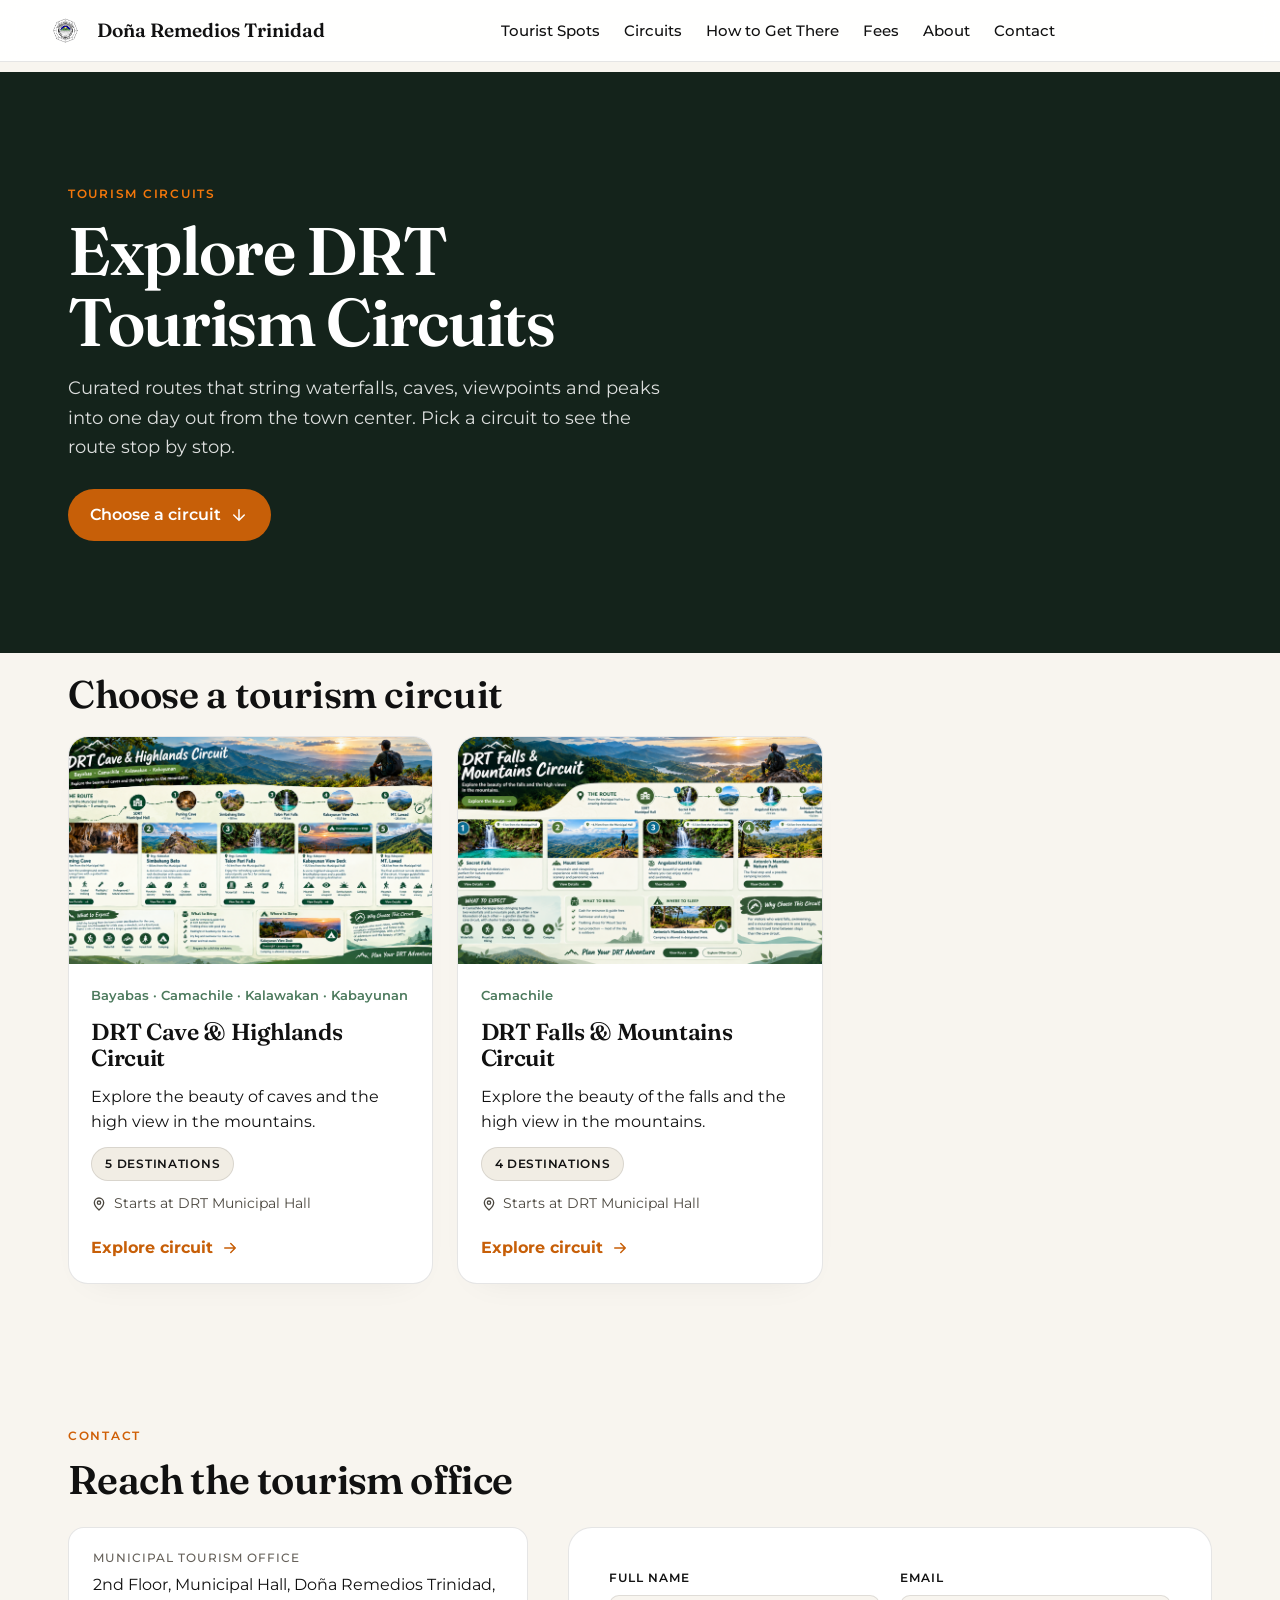
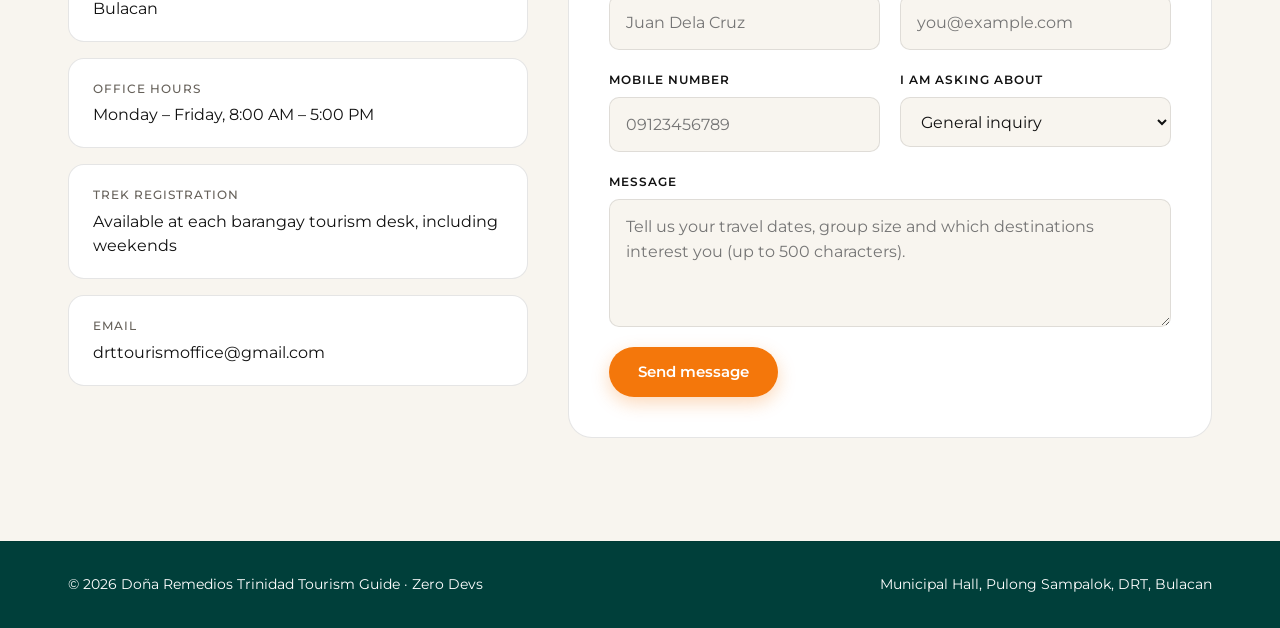
<file: circuits.html>
<!DOCTYPE html>
<html lang="en">
<head>
<title>Tourism Circuits — Doña Remedios Trinidad</title>
<meta name="description" content="Curated multi-stop tourism circuits across Doña Remedios Trinidad, Bulacan.">
<meta charset="UTF-8">
<meta name="viewport" content="width=device-width, initial-scale=1.0">
<link rel="preconnect" href="https://fonts.googleapis.com">
<link rel="preconnect" href="https://fonts.gstatic.com" crossorigin>
<link rel="stylesheet" href="https://api.fontshare.com/v2/css?f[]=switzer@400,500,600,700&display=swap">
<link href="https://fonts.googleapis.com/css2?family=Fraunces:opsz,wght@9..144,500;9..144,600;9..144,700&family=Montserrat:wght@400;500;600;700&display=swap" rel="stylesheet">
<link rel="stylesheet" href="styles.css">
<link rel="stylesheet" href="circuits.css">
</head>
<body data-page="index">
<nav id="nav"><div class="navwrap">
<a href="index.html" class="logo"><img src="icon/Drtlogo.png" alt="DRT Tourism" width="32" height="32">Doña Remedios Trinidad</a>
<ul class="navlinks" id="navlinks">
<li><a href="index.html#spots">Tourist Spots</a></li>
<li><a href="circuits.html">Circuits</a></li>
<li><a href="index.html#getting-there">How to Get There</a></li>
<li><a href="index.html#fees">Fees</a></li>
<li><a href="index.html#about">About</a></li>
<li><a href="index.html#contact">Contact</a></li>
</ul>
<div class="navtools"><button class="hamburger" id="hamburger" aria-label="Menu" type="button"><span></span><span></span><span></span></button></div>
</div></nav>
<header class="cx-hero cx-hero--index">
  <div class="cx-hero-in wrap">
    <p class="cx-kicker">Tourism circuits</p>
    <h1>Explore DRT Tourism Circuits</h1>
    <p class="cx-lead">Curated routes that string waterfalls, caves, viewpoints and peaks into one day out from the town center. Pick a circuit to see the route stop by stop.</p>
    <a class="cx-btn cx-btn--solid" href="#circuitList">Choose a circuit <svg width="18" height="18" viewBox="0 0 24 24" fill="none" stroke="currentColor" stroke-width="2" stroke-linecap="round"><path d="M12 5v14M5 12l7 7 7-7"/></svg></a>
  </div>
</header>
<main class="wrap cx-main">
  <h2 class="cx-h2" id="circuitList">Choose a tourism circuit</h2>
  <div class="cx-grid" id="cxGrid"></div>
</main>
<section id="contact">
<div class="wrap">
<div class="section-head small">
<div class="eyebrow">Contact</div>
<h2>Reach the tourism office</h2>
</div>
<div class="contact-layout">
<div class="contact-grid" id="contactGrid"></div>
<form class="contact-form" id="contactForm" novalidate>
<label>Full name<input type="text" name="name" placeholder="Juan Dela Cruz" required autocomplete="name"></label>
<label>Email<input type="email" name="email" placeholder="you@example.com" required autocomplete="email"></label>
<label>Mobile number<input type="tel" name="phone" placeholder="09123456789" autocomplete="tel"></label>
<label>I am asking about<select name="topic"><option>General inquiry</option><option>Group tour or booking</option><option>Local tour guide</option><option>Tourist spot information</option><option >Circuit Inquiry</option></select></label>
<label class="full">Message<textarea name="message" maxlength="500" placeholder="Tell us your travel dates, group size and which destinations interest you (up to 500 characters)." required></textarea></label>
<button type="submit" class="btn btn-primary">Send message</button>
</form>
</div>
</div>
</section>
<footer class="cx-foot"><div class="wrap"><span>&#xA9; 2026 Doña Remedios Trinidad Tourism Guide · Zero Devs</span><span>Municipal Hall, Pulong Sampalok, DRT, Bulacan</span></div></footer>
<script src="categories.js"></script>
<script src="data.js"></script>
<script src="spot-details.js"></script>
<script src="circuits.js"></script>
   <script src="contact.js"></script>
<script src="barangay/barangay-data.js" defer></script>
<script>
  if (new URLSearchParams(location.search).get("topic") === "circuit") {
    const sel = document.querySelector('#contactForm select[name="topic"]');
    if (sel) sel.value = "Circuit Inquiry";
  }
</script>
</body>
</html>
</file>
<file: styles.css>
:root {
    --bg: #fafafa;
    --bg-alt: #ffffff;
    --surface: #ffffff;
    --surface-2: #f9f9f9;
    --text: #060504;
    --text-dim: rgba(4, 4, 3, 0.78);
    --text-faint: rgba(4, 4, 3, 0.78);
    --fern: #ef7e04;
    --river: #ff8507;
    --verdigris: #2c6e6a;
    --keppel: #499d86;
    --tea-green: #e4d9be;
    --gold: #c97d2e;
    --clay: #8a6a4a;
    --border: rgba(36, 31, 22, 0.12);
    --shadow: rgba(36, 31, 22, 0.12);
    --radius-sm: 6px;
    --radius-md: 14px;
    --radius-lg: 26px;

    --drt-forest: #c97d2e;
    --drt-moss: #4c7a5d;
    --drt-sand: #e7dec5;
    --drt-paper: #faf8f2;
    --drt-ochre: #c97d2e;
    --drt-ink: #000000;

    /* fluid layout tokens */
    --maxw: 1160px;
    --pad-x: clamp(1.25rem, 5vw, 2.75rem);
    /* 20px -> 44px side gutter */
    --gap: clamp(1rem, 2.4vw, 1.5rem);
    --section-y: clamp(2.5rem, 6vw, 3.1875rem);
    --nav-h: 4.5rem;
    --hero-x: 50%;
    /* hero image focal point (x) */
    --hero-y: 50%;
    /* hero image focal point (y) */
}

/* Large monitors: content stays in a constrained container, type/spacing scale up gently */
@media (min-width: 112.5em) {
    :root {
        --maxw: 1320px;
    }

    html {
        font-size: 112.5%;
    }
}

@media (min-width: 150em) {
    :root {
        --maxw: 1480px;
    }

    html {
        font-size: 125%;
    }
}

/* ============ BASE ============ */
*,
*::before,
*::after {
    box-sizing: border-box;
}

* {
    margin: 0;
    padding: 0;
}

html {
    scroll-behavior: smooth;
    -webkit-text-size-adjust: 100%;
    text-size-adjust: 100%;
    /* stops iOS inflating text in landscape */
}

html.scroll-locked,
html.scroll-locked body {
    overflow: hidden;
}

body {
    font-family: "Montserrat", sans-serif;
    background: var(--bg);
    color: var(--text);
    -webkit-font-smoothing: antialiased;
    overflow-wrap: break-word;
}

h1,
h2,
h3,
h4 {
    font-family: "Fraunces", serif;
    font-weight: 900;
    font-optical-sizing: none;
    font-variation-settings: "opsz"9;
    letter-spacing: -0.01em;
    line-height: 1.1;
}

a {
    color: inherit;
    text-decoration: none;
}

img,
svg,
iframe {
    max-width: 100%;
}

img {
    display: block;
}

ul {
    list-style: none;
}

:focus-visible {
    outline: 2px solid var(--river);
    outline-offset: 3px;
}

/* ============ LAYOUT ============ */
.wrap {
    width: 100%;
    max-width: var(--maxw);
    margin-inline: auto;
    padding-inline: var(--pad-x);
}

section {
    padding-block: var(--section-y);
    scroll-margin-top: 5rem;
}

.eyebrow {
    font-size: 0.75rem;
    color: var(--river);
    font-weight: 600;
}

.section-head {
    max-width: min(100%, 38.75rem);
    margin-bottom: clamp(1.5rem, 4vw, 2.5rem);
}

.section-head.small {
    margin-bottom: clamp(1.125rem, 3vw, 1.5rem);
}

.section-head h2 {
    font-size: clamp(1.375rem, 1.2rem + 0.8vw, 1.5rem);
    margin-top: 0.5rem;
}

.section-head p {
    color: var(--text-dim);
    margin-top: 0.75rem;
    font-size: 0.875rem;
    line-height: 1.6;
}

/* ============ BUTTONS ============ */
.btn {
    display: inline-flex;
    align-items: center;
    justify-content: center;
    text-align: center;
    gap: 0.5rem;
    max-width: 100%;
    padding: 0.75rem 1.5rem;
    border-radius: 100px;
    font-weight: 557;
    font-size: 0.92rem;
    line-height: 1.3;
    border: 1px solid transparent;
    cursor: pointer;
    transition:
        background 0.2s ease,
        border-color 0.2s ease;
    font-family: "Inter", sans-serif;
}

.btn-primary {
    background: var(--fern);
    color: #fff;
}

.btn-primary:hover {
    background: var(--river);
}

/* ============ NAV ============ */
#nav {
    background-color: #fff;
    position: fixed;
    inset: 0 0 auto 0;
    z-index: 500;
    border-bottom: 1px solid transparent;
    padding-block: clamp(0.75rem, 2.5vw, 1.25rem);
    transition:
        background 0.3s ease,
        padding 0.3s ease,
        border-color 0.3s ease;
}

#nav.scrolled {
    background: var(--bg);
    padding-block: 0.75rem;
    border-bottom: 1px solid var(--border);
}

#nav .navwrap {
    display: flex;
    align-items: center;
    justify-content: space-between;
    gap: 0.75rem;
    max-width: var(--maxw);
    margin-inline: auto;
    padding-inline: var(--pad-x);
}

.logo {
    display: flex;
    align-items: center;
    gap: 0.5625rem;
    min-width: 0;
    /* lets the name wrap instead of pushing the menu off-screen */
    font-family: "Fraunces", serif;
    font-weight: 600;
    font-size: clamp(0.95rem, 0.85rem + 0.5vw, 1.08rem);
    line-height: 1.15;
}

.logo img {
    height: 1.75rem;
    width: auto;
    flex-shrink: 0;
}

.logo svg {
    width: 1.5rem;
    height: 1.5rem;
    color: var(--fern);
}

.navlinks {
    display: flex;
    gap: clamp(0.875rem, 2vw, 1.5rem);
}

.navlinks a {
    font-size: 0.86rem;
    color: var(--text-dim);
    font-weight: 500;
}

.navlinks a:hover {
    color: var(--river);
}

.navtools {
    display: flex;
    align-items: center;
    gap: 0.4375rem;
    flex-shrink: 0;
    position: relative;
    z-index: 600;
}

.icon-btn {
    width: 2.375rem;
    height: 2.4375rem;
    border-radius: 43%;
    border: 2px solid var(--border);
    background: var(--surface);
    display: flex;
    align-items: center;
    justify-content: center;
    cursor: pointer;
    color: var(--text);
    flex-shrink: 0;
    transition:
        border-color 0.2s,
        color 0.2s;
}

.icon-btn:hover {
    border-color: var(--river);
    color: var(--river);
}

.icon-btn.active {
    background: var(--fern);
    color: #fff;
    border-color: var(--fern);
}

.hamburger {
    display: none;
    flex-direction: column;
    justify-content: center;
    align-items: center;
    gap: 6px;
    min-width: 2.5rem;
    min-height: 2.5rem;
    background: none;
    border: none;
    cursor: pointer;
    padding: 0.375rem;
}

.hamburger span {
    width: 22px;
    height: 2px;
    background: var(--text);
    display: block;
    transition: 0.2s;
}

.hamburger[aria-expanded="true"] span:nth-child(1) {
    transform: translateY(8px) rotate(45deg);
}

.hamburger[aria-expanded="true"] span:nth-child(2) {
    opacity: 0;
}

.hamburger[aria-expanded="true"] span:nth-child(3) {
    transform: translateY(-8px) rotate(-45deg);
}


@media (max-width: 59.99em) {
    .navlinks {
        position: fixed;
        top: 0;
        right: 0;
        height: 100vh;
        height: 100dvh;
        width: min(18.75rem, 85vw);
        overflow-y: auto;
        overscroll-behavior: contain;
        background: var(--bg);
        flex-direction: column;
        padding: calc(var(--nav-h) + 1rem) 1.875rem 2.5rem;
        gap: 0.25rem;
        transform: translateX(100%);
        visibility: hidden;
        transition:
            transform 0.3s ease,
            visibility 0s linear 0.3s;
        box-shadow: -16px 0 32px var(--shadow);
        z-index: 550;
    }

    .navlinks.open {
        transform: translateX(0);
        visibility: visible;
        transition-delay: 0s;
    }

    .navlinks a {
        display: block;
        padding: 0.75rem 0;
        font-size: 1rem;
    }

    .hamburger {
        display: flex;
    }

    body.nav-open::before {
        content: "";
        position: fixed;
        inset: 0;
        background: rgba(6, 14, 10, 0.45);
        z-index: 490;
    }
}


#searchBox {
    position: fixed;
    inset: 0 0 auto 0;
    background: var(--bg);
    z-index: 600;
    padding-block: clamp(0.75rem, 2.5vw, 1.25rem);
    transform: translateY(-100%);
    visibility: hidden;
    transition:
        transform 0.3s ease,
        visibility 0s linear 0.3s;
    border-bottom: 1px solid var(--border);
}

#searchBox.open {
    transform: translateY(0);
    visibility: visible;
    transition-delay: 0s;
}

#searchBox .wrap {
    display: flex;
    gap: 0.875rem;
    align-items: center;
}

#searchBox .wrap > svg {
    flex-shrink: 0;
}

#searchBox input {
    flex: 1;
    min-width: 0;
    background: var(--surface);
    border: 1px solid var(--border);
    border-radius: 100px;
    padding: 0.75rem 1.25rem;
    color: var(--text);
    font-size: 1rem;
    font-family: "Inter", sans-serif;
}

#searchResults {
    max-width: var(--maxw);
    margin: 0.75rem auto 0;
    padding-inline: var(--pad-x);
    display: flex;
    flex-direction: column;
    gap: 0.375rem;
    max-height: 60vh;
    max-height: 60dvh;
    overflow-y: auto;
}

#searchResults div {
    padding: 0.625rem 0.875rem;
    border-radius: var(--radius-sm);
    cursor: pointer;
    color: var(--text-dim);
    font-size: 0.92rem;
}

#searchResults div:hover,
#searchResults div:focus-visible {
    background: var(--surface);
    color: var(--text);
}


#home {
    position: relative;
    min-height: 100vh;
    min-height: 100svh;
    padding: 0;
    font-size: 0.9375rem;
    overflow: hidden;
    display: flex;
    flex-direction: column;
}

.hero-media {
    position: absolute;
    inset: 0;
    z-index: 0;
}

.hero-media picture {
    display: block;
    width: 100%;
    height: 100%;
}

.hero-media img {
    width: 100%;
    height: 100%;
    object-fit: cover;
    object-position: var(--hero-x) var(--hero-y);
}

.hero-scrim {
    position: absolute;
    inset: 0;
    z-index: 1;
    background: linear-gradient(180deg, rgba(4, 8, 16, 0.45) 0%, rgba(4, 8, 16, 0.78) 55%, var(--bg) 100%);
}

.hero-inner {
    position: relative;
    z-index: 2;
    width: 100%;
    max-width: 42.5rem;
    flex: 1;
    display: flex;
    flex-direction: column;
    justify-content: center;
    padding-top: var(--nav-h);
    padding-bottom: 0;
    padding-left: var(--pad-x);
    margin-left: max(clamp(0px, calc((100vw - 600px) * 0.2), 160px),
            calc((100vw - var(--maxw)) / 2 + 1.25rem));
    margin-right: 0;
    margin-block: clamp(0px, calc((100vw - 500px) * 0.2), 160px);
    text-align: left;
}

/* DESKTOP ONLY: hero heading flows into 2 lines */
@media (min-width: 60em) {
    .hero-inner {
        width: auto;
        max-width: 62rem;        /* was 42.5rem, this is the wider container */
    }

    .hero-title .line.accent {
        font-size: clamp(2.75rem, 1rem + 3.8vw, 4.25rem);  /* was up to 5rem */
        line-height: 1.08;
        max-width: 100%;
        text-wrap: balance;      /* splits evenly: "Doña Remedios / Trinidad, Bulacan" */
    }
}

.hero-eyebrow {
    display: inline-flex;
    align-items: center;
    gap: 0.625rem;
    padding: 0.4375rem 1rem 0.4375rem 0.5rem;
    border: 1px solid rgba(255, 255, 255, 0.18);
    border-radius: 100px;
    font-size: 0.82rem;
    color: rgba(255, 255, 255, 0.85);
    margin-bottom: 1.625rem;
    background: rgba(14, 24, 38, 0.35);
    backdrop-filter: blur(6px);
    animation: heroUp 0.7s ease both;
}

.hero-eyebrow .dot {
    width: 0.5rem;
    height: 0.5rem;
    border-radius: 50%;
    background: var(--river);
    box-shadow: 0 0 0 4px rgba(44, 110, 106, 0.28);
}

.hero-title {
    font-family: "Switzer", "Inter", sans-serif;
    /* sets the letter-spacing scale inherited by the lines below */
    font-size: clamp(2.6rem, 7vw, 4.6rem);
    font-weight: 800;
    letter-spacing: 0.07em;
    color: #fff;
    margin-top: 20px;
}

.hero-title .line {
    font-family: "Beau Rivage", cursive;
    display: block;
    margin-top: clamp(1rem, 5vw, 3.0625rem);
    font-size: clamp(1.0625rem, 0.95rem + 0.6vw, 1.125rem);
    animation: heroUp 0.8s ease both;
}

.hero-title .line.accent {
    font-family: "Fraunces", serif;
    font-weight: bold;
    font-style: oblique;
    color: #fff;
    font-size: clamp(1.625rem, 1.05rem + 2.2vw, 1.875rem);
    line-height: 0.97;
    margin-top: 0.125rem;
    animation-delay: 0.08s;
    letter-spacing: 0;
    text-wrap: balance;
}

.hero-tagline {
    font-size: 0.75rem;
    color: rgba(255, 255, 255, 0.88);
    margin: 1.25rem 0 0.5rem;
    font-style: italic;
    font-weight: 580;
    animation: heroUp 0.8s ease 0.16s both;
}

.hero-desc {
    color: rgba(255, 255, 255, 0.78);
    font-size: 14px;
    max-width: min(100%, 32.5rem);
    line-height: 1.6;
    margin-bottom: 1.375rem;
    animation: heroUp 0.8s ease 0.24s both;
}

.hero-ctas {
    display: flex;
    gap: 0.9375rem;
    flex-wrap: wrap;
    animation: heroUp 0.8s ease 0.32s both;
}

.hero-ctas .btn-outline {
    color: #fff;
    border-color: rgba(255, 255, 255, 0.4);
}

.hero-ctas .btn-outline:hover {
    border-color: var(--fern);
    color: #fff;
    background: rgba(255, 255, 255, 0.08);
}

@media (max-width: 35.99em) {
    .hero-ctas {
        flex-direction: column;
        align-items: stretch;
    }
}

@keyframes heroUp {
    from {
        opacity: 0;
        transform: translateY(16px);
    }

    to {
        opacity: 1;
        transform: translateY(0);
    }
}

.home-below {
    position: relative;
    z-index: 2;
    padding-top: clamp(1.25rem, 3vw, 1.9375rem);
    padding-bottom: clamp(1.75rem, 4vw, 2.625rem);
}

.home-below .section-head h2 {
    color: #fff;
}

/* ---- featured spots ---- */
.featured-grid {
    display: grid;
    grid-template-columns: repeat(auto-fill, minmax(min(100%, 17rem), 1fr));
    gap: clamp(1rem, 2vw, 1.375rem);
    margin-bottom: clamp(1.5rem, 4vw, 3.125rem);
}

.featured-card {
    min-width: 0;
    background: var(--surface);
    border: 1px solid var(--border);
    border-radius: var(--radius-md);
    overflow: hidden;
    cursor: pointer;
}

.featured-card .fc-media {
    height: clamp(7.5rem, 20vw, 9.375rem);
}

.featured-card .fc-media img,
.featured-card .fc-media svg {
    width: 100%;
    height: 100%;
    object-fit: cover;
}

.featured-card .fc-body {
    padding: 1rem 1.125rem;
}

.featured-card h4 {
    font-size: 1.02rem;
}

.featured-card .loc {
    color: var(--river);
    font-size: 0.76rem;
    font-weight: 600;
    margin-top: 0.25rem;
}

/* Phones: compact list-style cards keep the hero area short so the image isn't over-cropped */
@media (max-width: 35.99em) {
    .featured-card {
        display: grid;
        grid-template-columns: minmax(6rem, 38%) 1fr;
    }

    .featured-card .fc-media {
        position: relative;
        height: auto;
        min-height: 6rem;
    }

    .featured-card .fc-media img,
    .featured-card .fc-media svg {
        position: absolute;
        inset: 0;
    }

    .featured-card .fc-body {
        align-self: center;
        padding: 0.75rem 1rem;
    }
}



.quicknav a {
    padding: 0.5625rem 1.125rem;
    border-radius: 100px;
    border: 1px solid var(--border);
    font-size: 0.85rem;
    color: var(--text-dim);
    font-weight: 500;
}

.quicknav a:hover {
    border-color: var(--fern);
    color: var(--fern);
}

/* ============ BARANGAY EXPLORER ============ */
#barangay-explore {
    padding-block: clamp(1.5rem, 4vw, 2.1875rem) clamp(2rem, 5vw, 3.4375rem);
}

.brgy-grid {
    display: grid;
    /* 1 col on the smallest phones, 2 on phones, 3 on tablets, 4 on desktop */
    grid-template-columns: repeat(auto-fill, minmax(clamp(9rem, 22vw, 13.5rem), 1fr));
    gap: clamp(0.75rem, 2vw, 1.125rem);
}

.brgy-card {
    position: relative;
    display: block;
    min-width: 0;
    aspect-ratio: 4 / 3;
    border-radius: var(--radius-md);
    overflow: hidden;
    cursor: pointer;
    border: 1px solid var(--border);
    background: var(--drt-forest);
    color: inherit;
}

.brgy-card img {
    width: 100%;
    height: 100%;
    object-fit: cover;
    transition: transform 0.4s ease;
}

.brgy-card:hover img {
    transform: scale(1.06);
}

.brgy-card::after {
    content: "";
    position: absolute;
    inset: 0;
    background: linear-gradient(to top, rgba(0, 0, 0, 0.75) 0%, rgba(0, 0, 0, 0.15) 55%, rgba(0, 0, 0, 0) 100%);
}

.brgy-card-body {
    position: absolute;
    left: 0;
    right: 0;
    bottom: 0;
    padding: clamp(0.75rem, 2vw, 1rem);
    z-index: 1;
    color: #fff;
}

.brgy-card-body .brgy-count {
    font-size: 0.72rem;
    font-weight: 600;
    letter-spacing: 0.02em;
    opacity: 0.85;
    text-transform: uppercase;
}

.brgy-card-body h4 {
    font-size: clamp(0.95rem, 0.85rem + 0.4vw, 1.05rem);
    margin-top: 0.125rem;
}

/* ============ TOURIST SPOTS ============ */
#spots {
    background: var(--bg-alt);
}

.spot-filters {
    display: flex;
    gap: 0.625rem;
    flex-wrap: wrap;
    margin-bottom: clamp(1.25rem, 3vw, 1.875rem);
}

.filter-btn {
    padding: 0.5625rem 1.125rem;
    border-radius: 100px;
    border: 1px solid var(--border);
    background: transparent;
    color: var(--text-dim);
    font-size: 0.84rem;
    cursor: pointer;
    font-family: "Inter", sans-serif;
    font-weight: 500;
}

.filter-btn.active {
    background: var(--fern);
    color: #fff;
    border-color: var(--fern);
}

.spot-grid {
    display: grid;
    grid-template-columns: repeat(auto-fill, minmax(min(100%, 18rem), 1fr));
    gap: var(--gap);
}

.spot-card {
    min-width: 0;
    background: var(--surface);
    border: 1px solid var(--border);
    border-radius: var(--radius-md);
    overflow: hidden;
    cursor: pointer;
    display: flex;
    flex-direction: column;
}

.spot-media {
    height: clamp(8.75rem, 25vw, 11.25rem);
}

.spot-media img,
.spot-media svg {
    width: 100%;
    height: 100%;
    object-fit: cover;
}

.spot-body {
    padding: clamp(1rem, 3vw, 1.25rem);
    display: flex;
    flex-direction: column;
    gap: 0.5rem;
    flex: 1;
}

.spot-body .loc {
    color: var(--river);
    font-size: 0.76rem;
    font-weight: 600;
}

.spot-body h3 {
    font-size: 1.12rem;
}

.spot-body p {
    color: var(--text-dim);
    font-size: 0.88rem;
    line-height: 1.55;
    flex: 1;
}

.spot-facts {
    display: flex;
    flex-wrap: wrap;
    gap: 0.5rem;
    font-size: 0.76rem;
    color: var(--text-faint);
}

.spot-facts span {
    border: 1px solid var(--border);
    border-radius: 100px;
    padding: 0.25rem 0.625rem;
    display: inline-flex;
    align-items: center;
    gap: 0.3125rem;
    max-width: 100%;
    overflow-wrap: anywhere;
}

.meta-icon {
    width: 0.875rem;
    height: 0.875rem;
    flex-shrink: 0;
    object-fit: contain;
    display: inline-block;
    vertical-align: -2px;
    margin-right: 0.3125rem;
    filter: brightness(0);
    opacity: 0.75;
    transition: filter 0.3s ease;
}

/* ============ MAP ============ */
.map-grid {
    --map-h: clamp(18rem, 45vw, 26.25rem);
    display: grid;
    grid-template-columns: 1fr;
    gap: clamp(1.25rem, 3vw, 1.75rem);
    align-items: start;
}

@media (min-width: 56.25em) {
    .map-grid {
        grid-template-columns: minmax(0, 1.3fr) minmax(0, 1fr);
    }
}

.map-frame {
    border-radius: var(--radius-lg);
    overflow: hidden;
    border: 1px solid var(--border);
    height: var(--map-h);
}

.map-frame iframe {
    width: 100%;
    height: 100%;
    border: 0;
}

.map-list {
    display: flex;
    flex-direction: column;
    gap: 0.75rem;
}

@media (min-width: 56.25em) {
    .map-list {
        max-height: var(--map-h);
        overflow-y: auto;
    }
}

.map-item {
    background: var(--surface);
    border: 1px solid var(--border);
    border-radius: var(--radius-md);
    padding: 1rem;
    cursor: pointer;
}

.map-item.active {
    border-color: var(--fern);
}

.map-item h4 {
    font-size: 0.96rem;
    font-weight: 600;
    font-family: "Inter", sans-serif;
}

.map-item p {
    color: var(--text-faint);
    font-size: 0.78rem;
    margin-top: 0.25rem;
}

/* ============ HOW TO GET THERE (vertical timeline at every size) ============ */
.route-steps {
    display: flex;
    flex-direction: column;
    max-width: 45rem;
}

.route-step {
    display: grid;
    grid-template-columns: 2.25rem minmax(0, 1fr);
    gap: clamp(0.875rem, 3vw, 1.125rem);
    padding-bottom: 1.75rem;
    position: relative;
}

.route-step:last-child {
    padding-bottom: 0;
}

.route-num {
    width: 2.25rem;
    height: 2.25rem;
    border-radius: 50%;
    background: var(--surface);
    border: 1px solid var(--border);
    display: flex;
    align-items: center;
    justify-content: center;
    font-family: "Fraunces", serif;
    font-weight: 600;
    color: var(--fern);
    z-index: 2;
}

.route-step:not(:last-child)::before {
    content: "";
    position: absolute;
    left: 1.125rem;
    top: 2.5rem;
    bottom: 0;
    width: 1px;
    background: var(--border);
}

.route-step h4 {
    font-size: 1rem;
    margin-bottom: 0.375rem;
}

.route-step p {
    color: var(--text-dim);
    font-size: 0.9rem;
    line-height: 1.6;
}

/* ============ FEES ============ */
#fees {
    background: var(--bg-alt);
}

.info-grid {
    display: grid;
    grid-template-columns: repeat(auto-fill, minmax(min(100%, 17rem), 1fr));
    gap: clamp(1rem, 2vw, 1.25rem);
    margin-bottom: clamp(2rem, 5vw, 3.125rem);
}

.info-card {
    min-width: 0;
    background: var(--surface);
    border: 1px solid var(--border);
    border-radius: var(--radius-md);
    padding: clamp(1.125rem, 3vw, 1.375rem);
}

.info-card h4 {
    font-size: 0.98rem;
    margin-bottom: 0.5rem;
    font-family: "Inter", sans-serif;
    font-weight: 600;
}

.info-card p {
    color: var(--text-dim);
    font-size: 0.87rem;
    line-height: 1.6;
}

.rules-block {
    max-width: 42.5rem;
}

.rules-block h3 {
    font-size: 1.15rem;
    margin-bottom: 1rem;
}

.rules-list li {
    color: var(--text-dim);
    font-size: 0.92rem;
    line-height: 1.6;
    padding: 0.625rem 0;
    border-top: 1px solid var(--border);
}

.rules-list li:first-child {
    border-top: none;
}

/* ============ ABOUT ============ */
.about-grid {
    display: grid;
    grid-template-columns: minmax(0, 1fr);
    gap: clamp(1.5rem, 4vw, 2.75rem);
    align-items: center;
}

@media (min-width: 48em) {
    .about-grid {
        grid-template-columns: minmax(0, 1.1fr) minmax(0, 1fr);
    }
}

.about-media {
    margin: 0;
    border-radius: var(--radius-md);
    overflow: hidden;
    aspect-ratio: 16 / 10;
    max-height: 22rem;
    box-shadow: 0 16px 40px var(--shadow);
}

.about-media img {
    display: block;
    width: 100%;
    height: 100%;
    object-fit: cover;
}

@media (min-width: 48em) {
    .about-media {
        aspect-ratio: 4 / 3;
        max-height: none;
    }
}

.about-text {
    color: var(--text-dim);
    font-size: 1rem;
    line-height: 1.75;
}

.office-card {
    background: var(--surface);
    border: 1px solid var(--border);
    border-radius: var(--radius-md);
    padding: clamp(1.125rem, 3vw, 1.625rem);
}

.office-card h4 {
    font-size: 1.02rem;
    margin-bottom: 0.625rem;
}

.office-card p {
    color: var(--text-dim);
    font-size: 0.9rem;
    line-height: 1.6;
}

.office-card p.muted {
    color: var(--text-faint);
    font-size: 0.82rem;
    margin-top: 0.625rem;
}

/* ============ CONTACT ============ */
.contact-grid {
    display: grid;
    grid-template-columns: minmax(0, 1fr);
    gap: clamp(0.875rem, 2vw, 1.125rem);
}

@media (min-width: 36em) {
    .contact-grid {
        grid-template-columns: repeat(2, minmax(0, 1fr));
    }
}

.contact-card {
    min-width: 0;
    background: var(--surface);
    border: 1px solid var(--border);
    border-radius: var(--radius-md);
    padding: clamp(1.125rem, 3vw, 1.375rem);
}

.contact-card .label {
    font-size: 0.76rem;
    color: var(--text-faint);
    font-weight: 600;
    margin-bottom: 0.5rem;
}

.contact-card .value {
    font-size: 0.96rem;
    line-height: 1.5;
    overflow-wrap: anywhere;
    /* long e-mail addresses wrap instead of overflowing */
}

/* ============ EMERGENCY HOTLINES ============ */
.emergency-hotlines {
    background-color: #02023b;
    margin-top: clamp(.1, 5vw, 3rem);
    padding-block: clamp(1.25rem, 4vw, 2rem);
    padding-top: 8px;
    padding-bottom: 18px;
    padding-inline: max(var(--pad-x), calc((100% - var(--maxw)) / 2 + var(--pad-x)));
    border: 1px solid #0d001f;
}

.emergency-hotlines h3 {
    margin-bottom: 1.2rem;
    font-size: 24px;
}

#emergency {
    color: rgba(255, 255, 255, 0.94);
}

.hotline-grid {
    display: grid;
    grid-template-columns: repeat(auto-fit, minmax(min(100%, 12.5rem), 1fr));
    gap: 1rem;
}

.hotline-card {
    display: flex;
    flex-direction: column;
    gap: 0.4rem;
    min-width: 0;
    padding: 5px;
    border-radius: 8px;
    background: #022a58;
}

.hotline-label {
    font-size: 15px;
    opacity: 0.75;
    color: #ffffff;
}

.hotline-number {
    display: inline-block;
    padding-block: 0.125rem;
    font-size: 14px;
    font-weight: 700;
    text-decoration: none;
    color: #fff;
}

/* ============ FOOTER ============ */
footer {
    padding-block: clamp(1.5rem, 4vw, 2.25rem);
    border-top: 1px solid var(--border);
}

.footer-inner {
    display: flex;
    justify-content: space-between;
    flex-wrap: wrap;
    gap: 0.5rem 1.5rem;
    color: var(--text-faint);
    font-size: 0.82rem;
    line-height: 1.5;
}

@media (max-width: 35.99em) {
    .footer-inner {
        flex-direction: column;
        align-items: flex-start;
    }
}

/* ============ TOURISM CIRCUITS ============ */
.circuit-grid {
    display: grid;
    grid-template-columns: minmax(0, 1fr);
    gap: var(--gap);
}

@media (min-width: 47.5em) {
    .circuit-grid {
        grid-template-columns: repeat(2, minmax(0, 1fr));
    }
}

.circuit-card {
    min-width: 0;
    background: var(--surface);
    border: 1px solid var(--border);
    border-radius: var(--radius-md);
    overflow: hidden;
    cursor: pointer;
    display: flex;
    flex-direction: column;
}

.circuit-media {
    height: clamp(10rem, 30vw, 12.5rem);
}

.circuit-media img {
    width: 100%;
    height: 100%;
    object-fit: cover;
    display: block;
}

.circuit-body {
    padding: clamp(1.125rem, 3vw, 1.375rem);
    display: flex;
    flex-direction: column;
    gap: 0.5rem;
}

.circuit-body h3 {
    font-size: 1.18rem;
}

.circuit-body .loc {
    color: var(--river);
    font-size: 0.76rem;
    font-weight: 600;
}

.circuit-body p {
    color: var(--text-dim);
    font-size: 0.9rem;
    line-height: 1.55;
}

.circuit-count {
    align-self: flex-start;
    margin-top: 0.25rem;
    border: 1px solid var(--border);
    border-radius: 100px;
    padding: 0.25rem 0.75rem;
    font-size: 0.76rem;
    color: var(--text-faint);
    font-weight: 600;
}

/* ============ OVERLAYS: shared modal shell ============ */
#detailModal,
#circuitModal {
    position: fixed;
    inset: 0;
    background: rgba(6, 14, 10, 0.88);
    z-index: 900;
    display: none;
    align-items: center;
    justify-content: center;
    padding: clamp(0.5rem, 3vw, 1.875rem);
}

#detailModal.open,
#circuitModal.open {
    display: flex;
}

.dm-inner,
.circ-inner {
    width: 100%;
    max-height: 100%;
    overflow-y: auto;
    overscroll-behavior: contain;
    background: var(--surface);
    border-radius: var(--radius-md);
    border: 1px solid var(--border);
}

.dm-inner {
    max-width: 38.75rem;
}

.circ-inner {
    max-width: 47.5rem;
}

.dm-close {
    position: absolute;
    top: 1.625rem;
    right: max(1.0625rem, env(safe-area-inset-right));
    width: 2.25rem;
    height: 2.25rem;
    border-radius: 50%;
    background: rgba(0, 0, 0, 0.55);
    color: #fff;
    border: 1.5px solid rgba(255, 255, 255, 0.5);
    display: flex;
    align-items: center;
    justify-content: center;
    font-size: 1.15rem;
    line-height: 1;
    cursor: pointer;
    z-index: 20;
    backdrop-filter: blur(4px);
    transition:
        background 0.2s ease,
        transform 0.2s ease;
}

.dm-close:hover {
    background: var(--river);
    border-color: var(--river);
    transform: scale(1.08);
}

/* ---- place details modal ---- */
.dm-media {
    height: clamp(10rem, min(45vw, 42dvh), 17.5rem);
}

.dm-media img,
.dm-media svg {
    width: 100%;
    height: 100%;
    object-fit: cover;
    display: block;
}

.dm-body {
    padding: clamp(1.125rem, 4vw, 1.625rem) clamp(1.125rem, 4.5vw, 1.75rem) clamp(1.25rem, 4vw, 1.875rem);
}

.dm-tag {
    color: var(--river);
    font-size: 0.78rem;
    font-weight: 600;
    margin-bottom: 0.375rem;
}

.dm-desc {
    color: var(--text-dim);
    font-size: 0.875rem;
    line-height: 1.65;
    margin: 0.875rem 0 1.25rem;
}

.dm-meta {
    display: grid;
    grid-template-columns: repeat(auto-fit, minmax(min(100%, 12rem), 1fr));
    gap: 0.875rem 1.25rem;
    margin-bottom: 1.5rem;
}

.dm-meta div {
    min-width: 0;
    padding: 0.75rem 0;
    border-bottom: 1px solid var(--border);
}

.dm-meta div:last-child {
    border-bottom: none;
}

.dm-meta .k {
    display: flex;
    align-items: center;
    font-size: 0.72rem;
    color: var(--text-faint);
    font-weight: 600;
}

.dm-meta .v {
    font-size: 0.86rem;
    margin-top: 0.25rem;
    overflow-wrap: anywhere;
}

.dm-rules {
    margin-bottom: 1.5rem;
}

.dm-rules h4 {
    font-size: 0.78rem;
    color: var(--text-faint);
    font-weight: 600;
    text-transform: uppercase;
    letter-spacing: 0.02em;
    margin-bottom: 0.625rem;
}

.dm-rules ul {
    list-style: none;
}

.dm-rules li {
    color: var(--text-dim);
    font-size: 0.86rem;
    line-height: 1.6;
    padding: 0.625rem 0;
    border-top: 1px solid var(--border);
}

.dm-rules li:first-child {
    border-top: none;
}

/* photo slider */
.dm-slider {
    position: relative;
    width: 100%;
    height: 100%;
}

.dm-slide {
    width: 100%;
    height: 100%;
    object-fit: cover;
    display: block;
}

.dm-slide-prev,
.dm-slide-next {
    position: absolute;
    top: 50%;
    transform: translateY(-50%);
    background: rgba(0, 0, 0, 0.45);
    color: #fff;
    border: none;
    width: 2.6rem;
    height: 2.6rem;
    border-radius: 50%;
    font-size: 1.6rem;
    cursor: pointer;
    z-index: 5;
}

.dm-slide-prev {
    left: 0.8rem;
}

.dm-slide-next {
    right: 0.8rem;
}

.dm-slide-prev:hover,
.dm-slide-next:hover {
    background: var(--river);
    border-color: var(--river);
}

.dm-slide-dots {
    position: absolute;
    bottom: 0.8rem;
    left: 50%;
    transform: translateX(-50%);
    display: flex;
    gap: 0.4rem;
    z-index: 5;
}

.dm-dot {
    position: relative;
    width: 8px;
    height: 8px;
    border-radius: 50%;
    background: rgba(255, 255, 255, 0.5);
    cursor: pointer;
}

.dm-dot::after {
    /* larger invisible touch target */
    content: "";
    position: absolute;
    inset: -8px -4px;
}

.dm-dot.active {
    background: #fff;
}

/* ---- circuit detail modal ---- */
.circ-media {
    height: clamp(9rem, min(40vw, 40dvh), 15rem);
}

.circ-media img {
    width: 100%;
    height: 100%;
    object-fit: cover;
    display: block;
}

.circ-body {
    padding: clamp(1.125rem, 4vw, 1.625rem) clamp(1.125rem, 4.5vw, 1.75rem) clamp(1.25rem, 4vw, 1.875rem);
}

.circ-subhead {
    font-size: 0.78rem;
    color: var(--text-faint);
    font-weight: 600;
    text-transform: uppercase;
    letter-spacing: 0.02em;
    margin: 1.375rem 0 0.75rem;
}

.circ-route {
    display: flex;
    flex-wrap: wrap;
    align-items: center;
    gap: 0.625rem;
    margin-bottom: 1.5rem;
}

.circ-step {
    display: flex;
    align-items: center;
    gap: 0.5rem;
    max-width: 100%;
    border: 1px solid var(--border);
    border-radius: 100px;
    padding: 0.5rem 0.875rem 0.5rem 0.5rem;
    background: var(--bg);
}

.circ-num {
    width: 1.5rem;
    height: 1.5rem;
    border-radius: 50%;
    background: var(--fern);
    color: #fff;
    font-size: 0.74rem;
    font-weight: 700;
    display: flex;
    align-items: center;
    justify-content: center;
    flex-shrink: 0;
}

.circ-label {
    font-size: 0.82rem;
    font-weight: 600;
    min-width: 0;
}

.circ-arrow {
    color: var(--text-faint);
    font-size: 0.95rem;
}

/* Phones: the horizontal route becomes a vertical timeline */
@media (max-width: 35.99em) {
    .circ-route {
        flex-direction: column;
        align-items: flex-start;
        gap: 0.125rem;
    }

    .circ-arrow {
        transform: rotate(90deg);
        margin-left: 0.6875rem;
        line-height: 1;
    }
}

.circ-stops {
    display: grid;
    grid-template-columns: repeat(auto-fill, minmax(min(100%, 8.125rem), 1fr));
    gap: 0.875rem;
    margin-bottom: 1.625rem;
}

.circ-stop-card {
    min-width: 0;
    border: 1px solid var(--border);
    border-radius: var(--radius-sm);
    overflow: hidden;
    cursor: pointer;
    background: var(--bg);
}

.circ-stop-media {
    height: clamp(4.375rem, 18vw, 5.25rem);
}

.circ-stop-media img,
.circ-stop-media svg {
    width: 100%;
    height: 100%;
    object-fit: cover;
    display: block;
}

.circ-stop-body {
    padding: 0.625rem 0.75rem 0.75rem;
}

.circ-stop-body h4 {
    font-size: 0.82rem;
    line-height: 1.3;
}

.circ-stop-body p {
    color: var(--text-faint);
    font-size: 0.72rem;
    margin-top: 0.25rem;
}

.circ-info-grid {
    display: grid;
    grid-template-columns: repeat(auto-fit, minmax(min(100%, 15rem), 1fr));
    gap: 1rem;
    margin-bottom: 1.5rem;
}

.circ-info-card {
    min-width: 0;
    border: 1px solid var(--border);
    border-left: 3px solid var(--clay);
    border-radius: var(--radius-sm);
    padding: 1rem 1.125rem;
    background: var(--bg);
}

.circ-info-card.circ-info-why {
    border-left-color: var(--verdigris);
}

.circ-info-card h4 {
    font-size: 0.9rem;
    font-family: "Inter", sans-serif;
    font-weight: 600;
    margin-bottom: 0.5rem;
}

.circ-info-card h5 {
    font-size: 0.78rem;
    font-family: "Inter", sans-serif;
    font-weight: 600;
    margin: 0.75rem 0 0.375rem;
    color: var(--text-faint);
}

.circ-info-card p {
    color: var(--text-dim);
    font-size: 0.84rem;
    line-height: 1.55;
}

.circ-info-card ul {
    margin-top: 0.375rem;
}

.circ-info-card li {
    color: var(--text-dim);
    font-size: 0.82rem;
    line-height: 1.6;
    padding: 0.25rem 0 0.25rem 0.875rem;
    position: relative;
}

.circ-info-card li::before {
    content: "";
    position: absolute;
    left: 0;
    top: 0.75rem;
    width: 5px;
    height: 5px;
    border-radius: 50%;
    background: currentColor;
    opacity: 0.5;
}

/* ============ GALLERY MARQUEE ============ */
.drt-marquee-section {
    /* the old -31px pull-up is now expressed as a smaller top padding (no negative margin) */
    padding: 1.4rem clamp(1rem, 4vw, 1.4rem) clamp(2rem, 5vw, 3.3rem);
    text-align: center;
}

.drt-marquee-eyebrow {
    font-size: 0.9rem;
    color: var(--text);
    opacity: 0.75;
    margin: 0 0 0.4rem;
}

h2.drt-marquee-title,
.drt-marquee-title {
    color: var(--text);
    font-family: "Shrikhand", cursive;
    font-weight: 400;
    font-optical-sizing: auto;
    font-variation-settings: normal;
    font-size: clamp(1.5rem, 3vw, 2.2rem);
    margin: 0 auto clamp(1.5rem, 4vw, 2.5rem);
    max-width: 32ch;
}

.drt-marquee-grid {
    display: flex;
    gap: clamp(0.6rem, 1.6vw, 1rem);
    width: 100%;
    max-width: 68.75rem;
    height: clamp(20rem, 62svh, 40rem);
    margin-inline: auto;
    overflow: hidden;
    /* the marquee is meant to clip its scrolling tracks */
    -webkit-mask-image: linear-gradient(to bottom, transparent, #000 12%, #000 88%, transparent);
    mask-image: linear-gradient(to bottom, transparent, #000 12%, #000 88%, transparent);
}

.drt-marquee-col {
    flex: 1 1 0;
    min-width: 0;
    overflow: hidden;
    position: relative;
}

.drt-marquee-track {
    display: flex;
    flex-direction: column;
    gap: clamp(0.6rem, 1.6vw, 1rem);
    animation: drt-marquee-up 26s linear infinite;
}

/* stagger the columns by phase instead of negative margins */
.drt-marquee-col:nth-child(2n) .drt-marquee-track {
    animation-delay: -3s;
}

.drt-marquee-col:nth-child(3n) .drt-marquee-track {
    animation-delay: -6.5s;
}

.drt-marquee-col.drt-reverse .drt-marquee-track {
    animation-name: drt-marquee-down;
}

.drt-marquee-item {
    border-radius: 10px;
    overflow: hidden;
    aspect-ratio: 8 / 3;
    cursor: pointer;
    flex-shrink: 0;
}

/* fewer, taller tiles once there are only 2-3 columns so photos stay legible */
@media (max-width: 56.25em) {
    .drt-marquee-item {
        aspect-ratio: 4 / 3;
    }
}

.drt-marquee-item img {
    width: 100%;
    height: 100%;
    object-fit: cover;
    display: block;
}

@keyframes drt-marquee-up {
    from {
        transform: translateY(0);
    }

    to {
        transform: translateY(-50%);
    }
}

@keyframes drt-marquee-down {
    from {
        transform: translateY(-50%);
    }

    to {
        transform: translateY(0);
    }
}

/* lightbox */
.drt-marquee-lightbox {
    display: none;
    position: fixed;
    inset: 0;
    background: rgba(0, 0, 0, 0.92);
    z-index: 1000;
    align-items: center;
    justify-content: center;
    flex-direction: column;
    padding: 3rem 1rem 1.5rem;
}

.drt-marquee-lightbox.drt-open {
    display: flex;
}

.drt-marquee-lightbox-img {
    width: auto;
    height: auto;
    max-width: min(100%, 50rem);
    max-height: 72vh;
    max-height: 72dvh;
    object-fit: contain;
    border-radius: 8px;
    box-shadow: 0 10px 40px rgba(0, 0, 0, 0.5);
}

.drt-marquee-lightbox-caption {
    color: #f2ede0;
    text-align: center;
    margin-top: 1rem;
    font-family: system-ui, sans-serif;
}

.drt-marquee-lightbox-close {
    position: absolute;
    top: max(0.5rem, env(safe-area-inset-top));
    right: max(0.75rem, env(safe-area-inset-right));
    min-width: 2.75rem;
    min-height: 2.75rem;
    background: none;
    border: none;
    color: #fff;
    font-size: 2rem;
    line-height: 1;
    cursor: pointer;
}

/* ============ TOUCH TARGETS ============ */
@media (pointer: coarse) {

    .btn,
    .filter-btn,
    .quicknav a {
        min-height: 2.75rem;
    }

    .quicknav a {
        display: inline-flex;
        align-items: center;
    }

    .icon-btn {
        width: 2.75rem;
        height: 2.75rem;
    }

    .hamburger {
        min-width: 2.75rem;
        min-height: 2.75rem;
    }

    .dm-close,
    .dm-slide-prev,
    .dm-slide-next {
        width: 2.75rem;
        height: 2.75rem;
    }

    .hotline-number {
        padding-block: 0.5rem;
    }

    .map-item,
    #searchResults div {
        min-height: 2.75rem;
    }
}

/* ============ MOTION ============ */
@media (prefers-reduced-motion: reduce) {
    html {
        scroll-behavior: auto;
    }

    * {
        transition-duration: 0.001ms !important;
    }

    .hero-eyebrow,
    .hero-title .line,
    .hero-tagline,
    .hero-desc,
    .hero-ctas,
    .drt-marquee-track {
        animation: none;
    }
}

/* spot grid: See More / Show Less */
.spot-more-wrap {
    display: flex;
    justify-content: center;
    margin-top: clamp(1.5rem, 4vw, 2.25rem);
}

.spot-more-btn {
    padding: 0.75rem 2rem;
    border-radius: 100px;
    border: 1px solid var(--fern);
    background: transparent;
    color: var(--fern);
    font-family: "Inter", sans-serif;
    font-size: 0.9rem;
    font-weight: 600;
    cursor: pointer;
    transition: background 0.2s ease, color 0.2s ease;
}

.spot-more-btn:hover,
.spot-more-btn:focus-visible {
    background: var(--fern);
    color: #fff;
}

.spot-card.spot-reveal {
    animation: spotReveal 0.45s ease both;
    animation-delay: var(--reveal-delay, 0ms);
}

@keyframes spotReveal {
    from {
        opacity: 0;
        transform: translateY(16px);
    }

    to {
        opacity: 1;
        transform: none;
    }
}

@media (prefers-reduced-motion: reduce) {
    .spot-card.spot-reveal {
        animation: none;
    }
}


/* ============ CATEGORY ICONS ============
   Icons come from categories.js (icon/categories/*). One size, everywhere. */
.cat-icon {
    width: 1.25rem;
    height: 1.25rem;
    object-fit: contain;
    flex-shrink: 0;
    display: block;
}

.filter-btn {
    display: inline-flex;
    align-items: center;
    gap: 0.5rem;
    line-height: 1;
}

/* If your icons are single-colour/dark and vanish on the green active button,
   set --cat-icon-active-filter: brightness(0) invert(1); on :root. */
.filter-btn.active .cat-icon {
    filter: var(--cat-icon-active-filter, none);
}

.spot-media {
    position: relative;
}

.spot-cat {
    position: absolute;
    top: 0.625rem;
    left: 0.625rem;
    z-index: 2;
    display: inline-flex;
    align-items: center;
    gap: 0.375rem;
    max-width: calc(100% - 1.25rem);
    padding: 0.3125rem 0.75rem 0.3125rem 0.5rem;
    border-radius: 100px;
    background: rgba(14, 24, 38, 0.55);
    backdrop-filter: blur(6px);
    color: #fff;
    font-size: 0.72rem;
    font-weight: 600;
    line-height: 1;
    pointer-events: none;
}

.spot-cat .cat-icon {
    width: 1rem;
    height: 1rem;
}

.spot-cat > span {
    overflow: hidden;
    text-overflow: ellipsis;
    white-space: nowrap;
}

.cat-inline {
    display: inline-flex;
    align-items: center;
    gap: 0.3125rem;
    vertical-align: middle;
}

.cat-inline .cat-icon {
    width: 1rem;
    height: 1rem;
}

@media (max-width: 480px) {
    .filter-btn {
        gap: 0.375rem;
        padding: 0.5rem 0.875rem;
    }

    .filter-btn .cat-icon {
        width: 1.125rem;
        height: 1.125rem;
    }
}

/* ==========================================================================
   REDESIGN LAYER — premium editorial tourism look.
   Loaded last so it restyles the existing markup; no class/ID was renamed.
   Palette: cream #F8F5EF · forest #003F3A · deep green #062F20 · orange #F4770B
   ========================================================================== */
:root {
    --bg: #f8f5ef;
    --bg-alt: #ffffff;
    --surface: #ffffff;
    --surface-2: #f1ede4;
    --text: #111111;
    --text-dim: #4b473f;
    --text-faint: #66615a;
    --fern: #f4770b;
    --river: #cf5f06;
    --forest: #003f3a;
    --forest-deep: #062f20;
    --border: rgba(0, 0, 0, 0.1);
    --shadow: rgba(17, 17, 17, 0.1);
    --radius-sm: 10px;
    --radius-md: 16px;
    --radius-lg: 24px;
    --maxw: 1240px;
    --pad-x: clamp(1.25rem, 5vw, 3rem);
    --section-y: clamp(3.5rem, 8vw, 6.5rem);
    --nav-h: 4.5rem;
    --serif: "Fraunces", Georgia, serif;
    --sans: "Switzer", "Montserrat", system-ui, sans-serif;
    --ease: cubic-bezier(0.22, 0.61, 0.36, 1);
}

html,
body {
    overflow-x: clip;
}

body {
    font-family: var(--sans);
    font-size: 1rem;
    line-height: 1.6;
}

h1,
h2,
h3,
h4 {
    font-family: var(--serif);
    font-weight: 600;
    font-variation-settings: normal;
    font-optical-sizing: auto;
    letter-spacing: -0.015em;
    line-height: 1.12;
}

.btn,
.filter-btn,
.spot-more-btn,
#searchBox input,
.map-item h4,
.info-card h4,
.circ-info-card h4,
.circ-info-card h5 {
    font-family: var(--sans);
}

.eyebrow {
    font-size: 0.78rem;
    font-weight: 600;
    letter-spacing: 0.14em;
    text-transform: uppercase;
    color: var(--river);
}

.section-head {
    max-width: 44rem;
    margin-bottom: clamp(2rem, 5vw, 3.5rem);
}

.section-head h2 {
    font-size: clamp(2rem, 1.4rem + 2.4vw, 3.25rem);
    margin-top: 0.75rem;
}

.section-head p {
    font-size: 1.02rem;
    line-height: 1.7;
    color: var(--text-faint);
    margin-top: 1rem;
}

.section-head.small h2 {
    font-size: clamp(1.75rem, 1.3rem + 1.6vw, 2.5rem);
}

.btn {
    padding: 0.9rem 1.75rem;
    font-weight: 600;
    font-size: 0.95rem;
    transition: background .25s var(--ease), transform .25s var(--ease), box-shadow .25s var(--ease);
}

.btn-primary {
    background: var(--fern);
    box-shadow: 0 6px 18px rgba(244, 119, 11, 0.28);
}

.btn-primary:hover {
    background: #e06a04;
    transform: translateY(-2px);
}

#nav,
#nav.scrolled {
    background: rgba(255, 255, 255, 0.94);
    backdrop-filter: blur(10px);
    border-bottom: 1px solid var(--border);
    padding-block: 0.85rem;
}

#nav .navwrap {
    max-width: 1400px;
}

.logo {
    font-family: var(--serif);
    font-weight: 600;
    font-size: clamp(1rem, .9rem + .5vw, 1.2rem);
    gap: 0.75rem;
}

.logo img {
    height: 2.1rem;
}

.navlinks a {
    font-size: 0.92rem;
    font-weight: 500;
    color: var(--text);
    position: relative;
    padding-block: .25rem;
}

.navlinks a::after {
    content: "";
    position: absolute;
    left: 0;
    right: 0;
    bottom: -2px;
    height: 2px;
    background: var(--fern);
    transform: scaleX(0);
    transform-origin: left;
    transition: transform .3s var(--ease);
}

.navlinks a:hover {
    color: var(--text);
}

.navlinks a:hover::after {
    transform: scaleX(1);
}

.icon-btn {
    border: 1px solid var(--border);
    border-radius: 50%;
    background: transparent;
}

.icon-btn:hover {
    border-color: var(--fern);
    color: var(--fern);
}

#searchBox {
    background: #fff;
    box-shadow: 0 20px 40px var(--shadow);
}

#searchBox input {
    background: var(--bg);
}

#searchResults div:hover,
#searchResults div:focus-visible {
    background: var(--bg);
}

@media (max-width: 59.99em) {
    .navlinks {
        background: var(--bg);
        width: min(22rem, 88vw);
        padding: calc(var(--nav-h) + 1.5rem) 2rem 2.5rem;
        box-shadow: -24px 0 48px rgba(0, 0, 0, .18);
        gap: 0;
    }

    .navlinks li {
        border-bottom: 1px solid var(--border);
    }

    .navlinks a {
        font-family: var(--serif);
        font-size: 1.35rem;
        padding: 1rem 0;
    }

    .navlinks a::after {
        display: none;
    }
}


#barangay-explore {
    padding-block: var(--section-y);
    background: var(--bg);
}

#circuits {
    background: var(--bg-alt);
}

#spots {
    background: var(--bg);
}

.spot-filters {
    gap: .6rem;
    margin-bottom: 2.25rem;
}

.filter-btn {
    padding: .65rem 1.2rem;
    border: 1px solid var(--border);
    background: #fff;
    color: var(--text);
    font-size: .9rem;
    font-weight: 500;
    transition: all .25s var(--ease);
}

.filter-btn:hover {
    border-color: var(--fern);
    transform: translateY(-1px);
}

.filter-btn.active {
    background: var(--fern);
    border-color: var(--fern);
    color: #fff;
    box-shadow: 0 6px 16px rgba(244, 119, 11, .28);
}

.spot-grid {
    grid-template-columns: repeat(auto-fill, minmax(min(100%, 20rem), 1fr));
    gap: 1.75rem;
}

.spot-card {
    border: 1px solid var(--border);
    border-radius: var(--radius-lg);
    background: #fff;
    transition: transform .4s var(--ease), box-shadow .4s var(--ease);
}

.spot-card:hover {
    transform: translateY(-4px);
    box-shadow: 0 24px 48px var(--shadow);
}

.spot-media {
    height: clamp(13rem, 24vw, 15.5rem);
    overflow: hidden;
}

.spot-media img,
.spot-media svg {
    transition: transform .8s var(--ease);
}

.spot-card:hover .spot-media img {
    transform: scale(1.06);
}

.spot-cat {
    top: .9rem;
    left: .9rem;
    background: rgba(255, 255, 255, .92);
    color: var(--text);
    font-size: .75rem;
    padding: .4rem .8rem .4rem .55rem;
}

.spot-body {
    padding: 1.4rem 1.5rem 1.6rem;
    gap: .6rem;
}

.spot-body .loc {
    font-size: .8rem;
    font-weight: 600;
    color: var(--river);
}

.spot-body h3 {
    font-size: 1.45rem;
}

.spot-body p {
    font-size: .95rem;
    line-height: 1.65;
    color: var(--text-faint);
    display: -webkit-box;
    -webkit-line-clamp: 3;
    line-clamp: 3;
    -webkit-box-orient: vertical;
    overflow: hidden;
}

.spot-facts {
    padding-top: .9rem;
    margin-top: .3rem;
    border-top: 1px solid var(--border);
    gap: .5rem 1rem;
}

.spot-facts span {
    border: 0;
    padding: 0;
    font-size: .82rem;
    color: var(--text-dim);
}

.spot-more-btn {
    padding: .9rem 2.4rem;
    border-color: var(--forest);
    color: var(--forest);
    transition: all .25s var(--ease);
}

.spot-more-btn:hover,
.spot-more-btn:focus-visible {
    background: var(--forest);
    color: #fff;
}

#map {
    background: var(--bg-alt);
}

.map-frame {
    border-radius: var(--radius-lg);
    box-shadow: 0 16px 40px var(--shadow);
}

.map-item {
    border-radius: var(--radius-sm);
    background: var(--bg);
    transition: border-color .2s, background .2s;
}

.map-item:hover {
    background: #fff;
    border-color: rgba(0, 0, 0, .25);
}

.map-item.active {
    border-color: var(--fern);
    background: #fff;
    box-shadow: inset 3px 0 0 var(--fern);
}

#getting-there {
    background: #fff;
    color: var(--text);
}

#getting-there .eyebrow {
    color: var(--river);
}

#getting-there .section-head h2 {
    color: var(--text);
}

.route-steps {
    display: grid;
    grid-template-columns: repeat(auto-fit, minmax(min(100%, 24rem), 1fr));
    gap: 1.5rem;
    max-width: none;
}

.route-step {
    grid-template-columns: 3rem minmax(0, 1fr);
    gap: 1.25rem;
    padding: clamp(1.4rem, 3vw, 2rem);
    background: #fff;
    border: 1px solid var(--border);
    border-radius: var(--radius-md);
    transition: border-color .3s, transform .3s var(--ease);
}

.route-step:last-child {
    padding-bottom: clamp(1.4rem, 3vw, 2rem);
}

.route-step:hover {
    border-color: rgba(244, 119, 11, .55);
    transform: translateY(-3px);
}

.route-step:not(:last-child)::before {
    display: none;
}

.route-num {
    width: 3rem;
    height: 3rem;
    background: var(--fern);
    border: 0;
    color: #fff;
    font-size: 1.2rem;
    font-weight: 600;
}

.route-step h4 {
    color: var(--text);
    font-size: 1.35rem;
    margin-bottom: .6rem;
}

.route-step p {
    color: var(--text-dim);
    font-size: .98rem;
    line-height: 1.7;
}

#fees {
    background: var(--bg);
}

.info-grid {
    gap: 1.25rem;
}

.info-card {
    border-radius: var(--radius-md);
    padding: 1.75rem;
    transition: transform .3s var(--ease), box-shadow .3s;
}

.info-card:hover {
    transform: translateY(-3px);
    box-shadow: 0 16px 32px var(--shadow);
}

.info-card h4 {
    font-family: var(--serif);
    font-size: 1.2rem;
    font-weight: 600;
}

.info-card p {
    color: var(--text-faint);
    font-size: .95rem;
    line-height: 1.7;
}

.rules-block {
    max-width: 48rem;
    background: #fff;
    border: 1px solid var(--border);
    border-radius: var(--radius-lg);
    padding: clamp(1.5rem, 4vw, 2.5rem);
}

.rules-block h3 {
    font-size: 1.6rem;
}

.rules-list li {
    color: var(--text-dim);
    padding-left: 1.4rem;
    position: relative;
}

.rules-list li::before {
    content: "";
    position: absolute;
    left: 0;
    top: 1.2em;
    width: 7px;
    height: 7px;
    border-radius: 50%;
    background: var(--fern);
}

#about {
    background: var(--bg-alt);
}

.about-text {
    font-size: 1.12rem;
    line-height: 1.85;
    color: var(--text-dim);
    max-width: 44rem;
}

.drt-marquee-section {
    background: var(--bg);
    padding-block: var(--section-y);
}

.drt-marquee-eyebrow {
    color: var(--river);
    font-size: .78rem;
    font-weight: 600;
    letter-spacing: .14em;
    text-transform: uppercase;
    opacity: 1;
}

h2.drt-marquee-title,
.drt-marquee-title {
    font-family: var(--serif);
    font-weight: 600;
    font-size: clamp(1.9rem, 1.3rem + 2.4vw, 3rem);
}

.drt-marquee-item {
    border-radius: var(--radius-sm);
}

#contact {
    background: var(--bg);
}

.contact-layout {
    display: grid;
    grid-template-columns: minmax(0, 1fr);
    gap: 1.5rem;
    align-items: start;
}

@media (min-width: 62em) {
    .contact-layout {
        grid-template-columns: minmax(0, 5fr) minmax(0, 7fr);
        gap: 2.5rem;
    }
}

.contact-layout .contact-grid {
    grid-template-columns: minmax(0, 1fr);
    gap: 1rem;
}

.contact-card {
    background: #fff;
    border-radius: var(--radius-md);
    padding: 1.25rem 1.5rem;
    position: relative;
}

.contact-card .label {
    font-size: .78rem;
    letter-spacing: .08em;
    text-transform: uppercase;
    font-weight: 500;
    color: var(--text-faint);
    margin-bottom: .3rem;
}

.contact-card .value {
    font-size: 1rem;
    color: var(--text);
}

.contact-form {
    background: #fff;
    border: 1px solid var(--border);
    border-radius: var(--radius-lg);
    padding: clamp(1.4rem, 4vw, 2.5rem);
    display: grid;
    grid-template-columns: repeat(2, minmax(0, 1fr));
    gap: 1.25rem;
}

.contact-form .full {
    grid-column: 1 / -1;
}

.contact-form label {
    display: flex;
    flex-direction: column;
    gap: .45rem;
    font-size: .78rem;
    font-weight: 600;
    letter-spacing: .08em;
    text-transform: uppercase;
    color: var(--text);
    min-width: 0;
}

.contact-form input,
.contact-form select,
.contact-form textarea {
    font: inherit;
    font-size: 1rem;
    letter-spacing: 0;
    text-transform: none;
    font-weight: 400;
    color: var(--text);
    background: var(--bg);
    border: 1px solid var(--border);
    border-radius: 10px;
    padding: .85rem 1rem;
    width: 100%;
    min-width: 0;
    transition: border-color .2s, box-shadow .2s;
}

.contact-form textarea {
    min-height: 8rem;
    resize: vertical;
}

.contact-form input:focus,
.contact-form select:focus,
.contact-form textarea:focus {
    outline: none;
    border-color: var(--fern);
    box-shadow: 0 0 0 3px rgba(244, 119, 11, .18);
    background: #fff;
}

.contact-form .btn {
    justify-self: start;
}

@media (max-width: 35.99em) {
    .contact-form {
        grid-template-columns: minmax(0, 1fr);
    }

    .contact-form .btn {
        justify-self: stretch;
    }
}

.emergency-hotlines {
    background: var(--forest-deep);
    border: 0;
    border-top: 1px solid rgba(255, 255, 255, .1);
    margin-top: 0;
    padding-block: clamp(2.5rem, 6vw, 4rem);
}

.emergency-hotlines h3 {
    font-size: clamp(1.5rem, 1.2rem + 1vw, 2rem);
    color: #fff;
    margin-bottom: 1.5rem;
}

.hotline-grid {
    gap: 1.25rem;
}

.hotline-card {
    background: #0c2a1c;
    border: 1px solid rgba(255, 255, 255, .1);
    border-radius: var(--radius-md);
    padding: 1.4rem 1.6rem;
    gap: .5rem;
}

.hotline-label {
    font-size: .9rem;
    color: rgba(255, 255, 255, .7);
    opacity: 1;
}

.hotline-number {
    font-family: var(--serif);
    font-size: clamp(1.5rem, 1.2rem + 1vw, 1.9rem);
    font-weight: 600;
    color: #fff;
    transition: color .2s;
}

.hotline-number:hover {
    color: #ffb878;
}

footer {
    background: var(--forest);
    color: rgba(255, 255, 255, .78);
    border-top: 0;
    padding-block: clamp(3rem, 6vw, 4.5rem) 2rem;
}

.footer-inner {
    color: rgba(255, 255, 255, .7);
    font-size: .88rem;
}

.footer-main {
    display: grid;
    grid-template-columns: minmax(0, 1.6fr) minmax(0, 1fr) minmax(0, 1fr);
    gap: clamp(2rem, 5vw, 4rem);
    padding-bottom: 3rem;
    border-bottom: 1px solid rgba(255, 255, 255, .14);
}

.footer-brand .logo {
    color: #fff;
    font-size: 1.35rem;
    margin-bottom: 1.25rem;
}

.footer-brand p {
    max-width: 26rem;
    line-height: 1.75;
}

.footer-icons {
    display: flex;
    gap: .75rem;
    margin-top: 1.5rem;
}

.footer-icons a {
    width: 2.75rem;
    height: 2.75rem;
    border-radius: 50%;
    background: rgba(255, 255, 255, .1);
    display: flex;
    align-items: center;
    justify-content: center;
    color: #fff;
    transition: background .2s, transform .2s var(--ease);
}

.footer-icons a:hover {
    background: var(--fern);
    transform: translateY(-2px);
}

.footer-col h4 {
    font-family: var(--sans);
    font-size: .8rem;
    letter-spacing: .16em;
    text-transform: uppercase;
    color: #fff;
    font-weight: 700;
    margin-bottom: 1.25rem;
}

.footer-col li + li {
    margin-top: .7rem;
}

.footer-col a {
    transition: color .2s;
}

.footer-col a:hover {
    color: #ffb878;
}

.footer-col .fl {
    display: block;
    font-size: .92rem;
    color: rgba(255, 255, 255, .62);
}

.footer-col .fn {
    color: #fff;
    font-weight: 600;
}

.footer-col .em + .em {
    margin-top: 1rem;
}

@media (max-width: 47.99em) {
    .footer-main {
        grid-template-columns: minmax(0, 1fr);
    }
}

#detailModal,
#circuitModal {
    background: rgba(3, 20, 14, 0.78);
    backdrop-filter: blur(4px);
    --mw: 52rem;
}

#circuitModal {
    --mw: 56rem;
}

#detailModal.open .dm-inner,
#circuitModal.open .circ-inner {
    animation: modalIn .35s var(--ease) both;
}

@keyframes modalIn {
    from {
        opacity: 0;
        transform: translateY(14px) scale(.98);
    }

    to {
        opacity: 1;
        transform: none;
    }
}

.dm-inner,
.circ-inner {
    border: 0;
    border-radius: var(--radius-lg);
    background: var(--bg);
    box-shadow: 0 40px 80px rgba(0, 0, 0, .4);
    max-width: var(--mw);
}

.dm-close {
    top: calc(clamp(0.5rem, 3vw, 1.875rem) + 1rem);
    right: calc(max(clamp(0.5rem, 3vw, 1.875rem), (100% - var(--mw)) / 2) + 1rem);
    width: 2.75rem;
    height: 2.75rem;
    background: rgba(255, 255, 255, .95);
    color: var(--text);
    border: 0;
    backdrop-filter: none;
    box-shadow: 0 4px 16px rgba(0, 0, 0, .2);
    font-size: 1.1rem;
}

.dm-close:hover {
    background: var(--fern);
    color: #fff;
    transform: scale(1.06);
}

.dm-media,
.circ-media {
    height: clamp(14rem, min(42vw, 44dvh), 22rem);
}

.dm-body,
.circ-body {
    padding: clamp(1.5rem, 5vw, 3rem);
}

.dm-tag {
    font-size: .8rem;
    letter-spacing: .14em;
    text-transform: uppercase;
    font-weight: 600;
    color: var(--river);
    margin-bottom: .75rem;
}

.dm-tag .cat-inline {
    text-transform: none;
    letter-spacing: 0;
}

#dmTitle,
#circTitle {
    font-size: clamp(1.9rem, 1.3rem + 2.4vw, 3rem);
}

.dm-desc {
    font-size: 1.05rem;
    line-height: 1.75;
    color: var(--text-dim);
    margin: 1rem 0 2rem;
}

.dm-meta {
    grid-template-columns: repeat(auto-fit, minmax(min(100%, 15rem), 1fr));
    gap: 0 2rem;
    margin-bottom: 2rem;
}

.dm-meta div {
    border-bottom: 0;
    border-top: 1px solid var(--border);
    padding: 1rem 0;
}

.dm-meta .k {
    font-size: .75rem;
    letter-spacing: .1em;
    text-transform: uppercase;
    font-weight: 600;
    color: var(--text-faint);
}

.dm-meta .v {
    font-size: 1rem;
    margin-top: .35rem;
    color: var(--text);
    line-height: 1.55;
}

.dm-meta .v a {
    color: var(--river);
    font-weight: 600;
    text-decoration: underline;
    text-underline-offset: 3px;
}

.meta-icon {
    filter: invert(41%) sepia(95%) saturate(1500%) hue-rotate(2deg) brightness(.95);
    opacity: 1;
}

.dm-rules {
    background: #fff;
    border: 1px solid var(--border);
    border-radius: var(--radius-md);
    padding: 1.5rem 1.75rem;
}

.dm-rules h4 {
    font-family: var(--serif);
    font-size: 1.3rem;
    font-weight: 600;
    text-transform: none;
    letter-spacing: 0;
    color: var(--text);
    margin-bottom: .75rem;
}

.dm-rules li {
    font-size: .95rem;
    color: var(--text-dim);
}

.dm-dir {
    margin-top: .5rem;
}

.dm-slide-prev,
.dm-slide-next {
    background: rgba(255, 255, 255, .92);
    color: var(--text);
    transition: background .2s, color .2s;
}

.dm-slide-prev:hover,
.dm-slide-next:hover {
    background: var(--fern);
    color: #fff;
}

#circTag {
    text-transform: uppercase;
}

.circ-subhead {
    font-family: var(--serif);
    font-size: 1.05rem;
    font-weight: 700;
    letter-spacing: .12em;
    text-transform: uppercase;
    color: var(--text);
    margin: 2.5rem 0 1.1rem;
}

.circ-route {
    flex-direction: column;
    flex-wrap: nowrap;
    align-items: stretch;
    gap: 0;
    margin-bottom: 0;
}

.circ-step {
    border: 0;
    background: none;
    padding: 0;
    border-radius: 0;
    gap: 1.1rem;
}

.circ-num {
    width: 2.4rem;
    height: 2.4rem;
    font-size: .95rem;
    font-weight: 600;
    box-shadow: 0 4px 12px rgba(244, 119, 11, .3);
}

.circ-route > .circ-step:first-child .circ-num {
    background: var(--forest);
    box-shadow: none;
}

.circ-label {
    font-size: 1.1rem;
    font-weight: 500;
}

.circ-arrow {
    display: block;
    width: 2px;
    height: 1.1rem;
    margin: .25rem 0 .25rem 1.1rem;
    background: repeating-linear-gradient(to bottom, rgba(244, 119, 11, .6) 0 4px, transparent 4px 7px);
    font-size: 0;
    transform: none;
}

.circ-stops {
    grid-template-columns: repeat(auto-fill, minmax(min(100%, 11rem), 1fr));
    gap: 1rem;
    margin-bottom: 0;
}

.circ-stop-card {
    border: 0;
    border-radius: var(--radius-md);
    background: #fff;
    box-shadow: 0 1px 3px rgba(0, 0, 0, .08);
    transition: transform .3s var(--ease), box-shadow .3s;
}

.circ-stop-card:hover {
    transform: translateY(-3px);
    box-shadow: 0 12px 28px var(--shadow);
}

.circ-stop-media {
    height: 6.5rem;
}

.circ-stop-body {
    padding: .8rem .95rem 1rem;
}

.circ-stop-body h4 {
    font-size: 1rem;
    font-weight: 600;
}

.circ-stop-body p {
    font-size: .8rem;
}

.circ-info-grid {
    margin: 2.5rem 0 2rem;
    gap: 1.25rem;
}

.circ-info-card {
    background: #fff;
    border: 1px solid var(--border);
    border-left: 3px solid var(--fern);
    border-radius: var(--radius-md);
    padding: 1.5rem;
}

.circ-info-card.circ-info-why {
    border-left-color: var(--forest);
}

.circ-info-card h4 {
    font-family: var(--serif);
    font-size: 1.25rem;
    font-weight: 600;
    margin-bottom: .6rem;
}

.circ-info-card p,
.circ-info-card li {
    font-size: .95rem;
    line-height: 1.7;
    color: var(--text-dim);
}

.circ-info-card h5 {
    font-size: .75rem;
    letter-spacing: .1em;
    text-transform: uppercase;
}

.reveal {
    opacity: 0;
    transform: translateY(18px);
    transition: opacity .7s var(--ease), transform .7s var(--ease);
}

.reveal.in {
    opacity: 1;
    transform: none;
}

@media (prefers-reduced-motion: reduce) {
    .reveal {
        opacity: 1;
        transform: none;
        transition: none;
    }

    .circuit-card,
    .spot-card,
    .featured-card,
    .brgy-card {
        transition: none;
    }

    #detailModal.open .dm-inner,
    #circuitModal.open .circ-inner {
        animation: none;
    }
}



/* contact form status message */
.form-status {
    grid-column: 1 / -1;
    font-size: .95rem;
    line-height: 1.5;
    margin: 0;
    min-height: 0;
}

.form-status:empty {
    display: none;
}

.form-status.ok {
    color: #1e6b3a;
}

.form-status.err {
    color: #b3261e;
}

.contact-form .btn:disabled {
    opacity: .6;
    cursor: progress;
    transform: none;
}


/* home hero: keep the original heading typography (overrides the global h1 reset above) */
.hero-title {
    font-variation-settings: "opsz"9;
    font-optical-sizing: none;
}

/* hero button: keep the compact size (not stretched full-width on phones) */
@media (max-width: 35.99em) {
    .hero-ctas {
        align-items: flex-start;
    }
}

/* home hero: larger type sizes, original left alignment and original fonts */
.hero-title .line {
    font-size: clamp(1.25rem, 1.1rem + .6vw, 1.5rem);
    margin-top: 0;
}

.hero-title .line.accent {
    font-size: clamp(2.5rem, 1.2rem + 5.6vw, 5rem);
    line-height: 1.04;
    margin-top: .6rem;
}

.hero-tagline {
    font-size: clamp(1.05rem, 1rem + .4vw, 1.3rem);
    margin: 1.5rem 0 .75rem;
}

.hero-desc {
    font-size: clamp(.95rem, .9rem + .2vw, 1.05rem);
    line-height: 1.7;
    margin-bottom: 2rem;
}


/* ==========================================================================
   Spot details: FEE / HOURS / DISTANCE cards + "Get directions" button
   ========================================================================== */
.dm-info {
    display: grid;
    grid-template-columns: repeat(3, minmax(0, 1fr));
    gap: 0.875rem;
    margin: 0 0 1.5rem;
}

.dm-info:empty {
    display: none;
}

.dm-info-card {
    min-width: 0;
    background: #faf6f1;
    border-radius: 12px;
    padding: 1rem 1.15rem;
}

.dm-info-label {
    display: flex;
    align-items: center;
    gap: 0.45rem;
    font-size: 0.75rem;
    font-weight: 600;
    letter-spacing: 0.08em;
    text-transform: uppercase;
    color: var(--text-faint);
}

.dm-info-label svg {
    flex-shrink: 0;
}

.dm-info-value {
    margin-top: 0.4rem;
    font-size: 1rem;
    line-height: 1.45;
    color: var(--text);
    overflow-wrap: anywhere;
}

#dmDirections {
    display: inline-flex;
    align-items: center;
    justify-content: center;
    gap: 0.6rem;
    margin: 0 0 2rem;
    padding: 0.85rem 1.4rem;
    border-radius: var(--radius-sm);
}

#dmDirections svg {
    flex-shrink: 0;
}

@media (max-width: 40em) {
    .dm-info {
        grid-template-columns: 1fr;
        gap: 0.625rem;
    }

    #dmDirections {
        display: flex;
        width: 100%;
    }
}


/* ==========================================================================
   Spot details: remaining info as cards + Rules & Reminders card
   (same look as the FEE / HOURS / DISTANCE cards)
   ========================================================================== */
#detailModal .dm-meta {
    grid-template-columns: repeat(auto-fit, minmax(min(100%, 14rem), 1fr));
    gap: 0.875rem;
    margin: 0 0 1.5rem;
}

#detailModal .dm-meta > div {
    min-width: 0;
    background: #faf6f1;
    border: 0;
    border-radius: 12px;
    padding: 1rem 1.15rem;
}

#detailModal .dm-meta > div .k,
#detailModal .dm-meta > div .v {
    border: 0;
    padding: 0;
}

#detailModal .dm-meta .dm-card-wide {
    grid-column: 1 / -1;
}

#detailModal .dm-meta .k {
    display: flex;
    align-items: center;
    gap: 0.45rem;
    font-size: 0.75rem;
    letter-spacing: 0.08em;
}

#detailModal .dm-meta .k .meta-icon {
    margin-right: 0;
}

#detailModal .dm-meta .v {
    margin-top: 0.4rem;
    font-size: 1rem;
    line-height: 1.5;
    overflow-wrap: anywhere;
}

#detailModal .dm-rules {
    background: #faf6f1;
    border: 0;
    border-left: 4px solid var(--fern);
    border-radius: 12px;
    padding: 1.15rem 1.35rem;
}

#detailModal .dm-rules:empty {
    display: none;
}

#detailModal .dm-rules h4 {
    display: flex;
    align-items: center;
    gap: 0.5rem;
    margin-bottom: 0.5rem;
    font-size: 1.15rem;
}

#detailModal .dm-rules h4 svg {
    flex-shrink: 0;
    color: var(--fern);
}

#detailModal .dm-rules ul {
    list-style: none;
    margin: 0;
    padding: 0;
}

#detailModal .dm-rules li {
    position: relative;
    padding: 0.45rem 0 0.45rem 1.35rem;
    border: 0;
    line-height: 1.55;
}

#detailModal .dm-rules li::before {
    content: "";
    position: absolute;
    left: 0.15rem;
    top: 0.95rem;
    width: 0.45rem;
    height: 0.45rem;
    border-radius: 50%;
    background: var(--fern);
}

@media (max-width: 40em) {
    #detailModal .dm-meta {
        grid-template-columns: 1fr;
        gap: 0.625rem;
    }
}


/* ==========================================================================
   "See more" buttons -> orange (spot grid + map list)
   ========================================================================== */
.spot-more-btn {
    background: var(--fern);
    border-color: var(--fern);
    color: #fff;
    box-shadow: 0 6px 18px rgba(244, 119, 11, 0.28);
}

.spot-more-btn:hover,
.spot-more-btn:focus-visible {
    background: #e06a04;
    border-color: #e06a04;
    color: #fff;
}

/* map list + its "See more" button stack as one column in the map grid */
.map-side {
    min-width: 0;
}

.map-side .spot-more-wrap {
    margin-top: 1rem;
}
</file>
<file: circuits.css>
/* circuits.css — Circuit Index + Detail. Reuses tokens from styles.css. */
body[data-page] {
    background: var(--bg);
    color: var(--text);
    padding-top: var(--nav-h);
    overflow-x: hidden;
}
.cx-main { padding-block: 1.25rem 2.5rem; }

.cx-h2 {
    font-family: "Fraunces", serif;
    font-weight: 600;
    font-size: clamp(1.6rem, 1.2rem + 1.6vw, 2.4rem);
    letter-spacing: -0.01em;
    margin-bottom: 1.25rem;
}

.cx-kicker {
    font-size: .78rem;
    font-weight: 600;
    letter-spacing: .14em;
    text-transform: uppercase;
    color: var(--fern);
    margin-bottom: .75rem;
}

.cx-lead {
    max-width: 38rem;
    font-size: clamp(1rem, .95rem + .3vw, 1.15rem);
    line-height: 1.6;
}

/* buttons */
.cx-btn {
    display: inline-flex;
    align-items: center;
    justify-content: center;
    gap: .55rem;
    min-height: 48px;
    padding: .8rem 1.4rem;
    border-radius: 999px;
    font-weight: 600;
    text-decoration: none;
    transition: transform .25s ease, background .25s ease;
}

.cx-btn--solid {
    background: #c75f08;
    color: #fff;
}

.cx-btn--solid:hover {
    background: #ad5006;
    transform: translateY(-2px);
}

.cx-btn--ghost {
    border: 1.5px solid var(--text);
    color: var(--text);
}

.cx-btn--ghost:hover {
    background: var(--text);
    color: #fff;
}

/* hero */
.cx-hero {
    
    position: relative;
    overflow: hidden;
}

.cx-hero--index {
    background: #14231b;
    color: #fff;
    padding-block: clamp(3.5rem, 9vw, 7rem);
}

.cx-hero--index h1,
.cx-hero--detail h1 {
    font-family: "Fraunces", serif;
    font-weight: 600;
    font-size: clamp(2.2rem, 1.3rem + 4vw, 4.2rem);
    line-height: 1.05;
    letter-spacing: -0.02em;
    text-wrap: balance;
    margin-bottom: 1rem;
    max-width: 18ch;
}

.cx-hero--index .cx-lead {
    margin-bottom: 1.75rem;
    color: rgba(255, 255, 255, .85);
}

.cx-hero--detail {
    min-height: clamp(24rem, 60vh, 38rem);
    display: flex;
    align-items: flex-end;
    color: #fff;
    background: #14231b;
}

.cx-hero-bg,
.cx-hero-bg img {
    position: absolute;
    inset: 0;
    width: 100%;
    height: 100%;
    object-fit: cover;
}

.cx-hero--detail::after {
    content: "";
    position: absolute;
    inset: 0;
    background: linear-gradient(0deg, rgba(10, 18, 13, .85) 0%, rgba(10, 18, 13, .35) 55%, rgba(10, 18, 13, .1) 100%);
}

.cx-hero--detail .cx-hero-in {
    position: relative;
    z-index: 1;
    padding-block: 5.5rem 2.5rem;
}

.cx-back {
    display: inline-block;
    margin-bottom: 1.5rem;
    padding: .5rem 1rem;
    border-radius: 999px;
    background: rgba(0, 0, 0, .4);
    color: #fff;
    font-size: .9rem;
    text-decoration: none;
}

.cx-back:hover {
    background: rgba(0, 0, 0, .65);
}

.cx-hero--detail .cx-lead {
    color: rgba(255, 255, 255, .9);
    margin-bottom: 1.25rem;
}

/* pills */
.cx-pills {
    display: flex;
    flex-wrap: wrap;
    gap: .5rem;
}

.cx-pill {
    padding: .4rem .8rem;
    border-radius: 999px;
    border: 1px solid var(--border);
    background: var(--surface-2);
    font-size: .75rem;
    font-weight: 600;
    letter-spacing: .06em;
    text-transform: uppercase;
}

.cx-pills--light .cx-pill {
    border-color: rgba(255, 255, 255, .4);
    background: rgba(10, 18, 13, .45);
    color: #fff;
}

/* index cards */
.cx-grid {
    display: grid;
    grid-template-columns: minmax(0, 1fr);
    gap: var(--gap);
}

@media (min-width: 40em) {
    .cx-grid {
        grid-template-columns: repeat(2, minmax(0, 1fr));
    }
}

@media (min-width: 64em) {
    .cx-grid {
        grid-template-columns: repeat(3, minmax(0, 1fr));
    }
}

.cx-card {
    display: flex;
    flex-direction: column;
    min-width: 0;
    background: var(--surface);
    border: 1px solid var(--border);
    border-radius: 20px;
    overflow: hidden;
    color: inherit;
    text-decoration: none;
    box-shadow: 0 14px 34px -24px var(--shadow);
    transition: transform .35s ease, box-shadow .35s ease;
}

.cx-card:hover {
    transform: translateY(-4px);
    box-shadow: 0 22px 40px -22px rgba(36, 31, 22, .4);
}

.cx-card-media {
    aspect-ratio: 16 / 10;
    overflow: hidden;
    background: #14231b;
}

.cx-card-media img {
    width: 100%;
    height: 100%;
    object-fit: cover;
    transition: transform .8s ease;
}

.cx-card:hover .cx-card-media img {
    transform: scale(1.05);
}

.cx-card-body {
    display: flex;
    flex-direction: column;
    gap: .75rem;
    flex: 1;
    padding: 1.4rem;
}

.cx-card-loc {
    font-size: .8rem;
    font-weight: 600;
    color: var(--drt-moss);
}

.cx-card h3 {
    font-family: "Fraunces", serif;
    font-size: 1.45rem;
    line-height: 1.15;
}

.cx-card-start {
    display: flex;
    align-items: center;
    gap: .4rem;
    font-size: .85rem;
    color: var(--text-dim);
}

.cx-card-cta {
    display: inline-flex;
    align-items: center;
    gap: .5rem;
    margin-top: auto;
    padding-top: .5rem;
    font-weight: 700;
    color: #c75f08;
}

.cx-card-cta svg {
    transition: transform .25s ease;
}

.cx-card:hover .cx-card-cta svg {
    transform: translateX(5px);
}

/* overview — separate soft cards, same look as the spot detail cards */
.cx-overview {
    display: grid;
    grid-template-columns: minmax(0, 1fr);
    gap: .75rem;
}

@media (min-width: 40em) {
    .cx-overview {
        grid-template-columns: repeat(auto-fit, minmax(14rem, 1fr));
        gap: 1rem;
    }
}

.cx-info {
    display: grid;
    gap: .45rem;
    align-content: start;
    padding: 1.1rem 1.3rem;
    background: rgba(255, 255, 255, .72);
    border-radius: 16px;
}

.cx-info small {
    display: flex;
    align-items: center;
    gap: .5rem;
    font-size: .78rem;
    font-weight: 700;
    letter-spacing: .08em;
    text-transform: uppercase;
    color: var(--text-dim);
}

.cx-info small svg {
    flex-shrink: 0;
    color: #c75f08;
}

.cx-info strong {
    font-size: 1.05rem;
    font-weight: 500;
    line-height: 1.4;
}


.cx-section { margin-top: clamp(1.5rem, 4vw, 2.5rem); }

.cx-timeline {
    list-style: none;
    position: relative;
    display: grid;
    gap: 1.25rem;
    padding-left: 3.25rem;
}

.cx-timeline::before {
    content: "";
    position: absolute;
    left: 1.15rem;
    top: 1.2rem;
    bottom: 1.2rem;
    width: 2px;
    background: repeating-linear-gradient(to bottom, var(--drt-moss) 0 8px, transparent 8px 14px);
}

.cx-stop {
    position: relative;
    min-width: 0;
}

.cx-node {
    position: absolute;
    left: -3.25rem;
    top: .9rem;
    width: 2.4rem;
    height: 2.4rem;
    display: grid;
    place-items: center;
    border-radius: 50%;
    background: #c75f08;
    color: #fff;
    font-weight: 700;
    box-shadow: 0 0 0 5px var(--bg);
}

.cx-stop--start .cx-node {
    background: var(--drt-moss);
}

.cx-stop-card {
    display: grid;
    background: var(--surface);
    border: 1px solid var(--border);
    border-radius: 18px;
    overflow: hidden;
}

.cx-stop-media {
    aspect-ratio: 16 / 9;
    background: #14231b;
    overflow: hidden;
}

.cx-stop-media:empty {
    display: none;
}

.cx-stop-media img {
    width: 100%;
    height: 100%;
    object-fit: cover;
}

.cx-stop-body {
    display: grid;
    gap: .5rem;
    align-content: center;
    padding: 1.1rem 1.3rem;
}

.cx-stop-body h3 {
    font-family: "Fraunces", serif;
    font-size: 1.35rem;
}

.cx-stop-meta {
    font-size: .8rem;
    font-weight: 600;
    color: var(--drt-moss);
}

.cx-link {
    display: inline-flex;
    align-items: center;
    gap: .4rem;
    min-height: 44px;
    font-weight: 600;
    color: #c75f08;
    text-decoration: none;
}

.cx-link:hover {
    text-decoration: underline;
}

@media (min-width: 48em) {
    .cx-timeline {
        padding-left: 4.5rem;
    }

    .cx-timeline::before {
        left: 1.6rem;
    }

    .cx-node {
        left: -4.5rem;
        width: 3.2rem;
        height: 3.2rem;
        top: 1.2rem;
        font-size: 1.1rem;
    }

    .cx-stop:not(.cx-stop--start) .cx-stop-card {
        grid-template-columns: minmax(0, 16rem) minmax(0, 1fr);
    }

    .cx-stop-media {
        aspect-ratio: auto;
        min-height: 11rem;
    }
}

/* map */
.cx-map {
    aspect-ratio: 4 / 3;
    border-radius: 20px;
    overflow: hidden;
    border: 1px solid var(--border);
    margin-bottom: 1.25rem;
}

.cx-map iframe {
    width: 100%;
    height: 100%;
    border: 0;
}

@media (min-width: 48em) {
    .cx-map {
        aspect-ratio: 21 / 9;
    }
}

/* info boxes */
.cx-boxes {
    display: grid;
    grid-template-columns: minmax(0, 1fr);
    gap: var(--gap);
}

@media (min-width: 48em) {
    .cx-boxes {
        grid-template-columns: repeat(2, minmax(0, 1fr));
    }
}

.cx-box {
    padding: 1.5rem;
    background: var(--surface);
    border: 1px solid var(--border);
    border-radius: 18px;
}

.cx-box--accent {
    background: #14231b;
    color: #fff;
    border-color: transparent;
}

.cx-box h3 {
    font-family: "Fraunces", serif;
    font-size: 1.3rem;
    margin-bottom: .6rem;
}

.cx-box p {
    line-height: 1.65;
}

.cx-list {
    list-style: none;
    display: grid;
    gap: .5rem;
}

.cx-list li {
    position: relative;
    padding-left: 1.4rem;
    line-height: 1.5;
}

.cx-list li::before {
    content: "";
    position: absolute;
    left: 0;
    top: .55em;
    width: .55rem;
    height: .55rem;
    border-radius: 50%;
    background: var(--drt-moss);
}

/* fees */
.cx-fees {
    list-style: none;
    border: 1px solid var(--border);
    border-radius: 18px;
    overflow: hidden;
    background: var(--surface);
}

.cx-fees li {
    display: flex;
    justify-content: space-between;
    align-items: baseline;
    gap: 1rem;
    padding: 1rem 1.25rem;
    border-top: 1px solid var(--border);
}

.cx-fees li:first-child {
    border-top: 0;
}

.cx-fees small {
    display: block;
    margin-top: .2rem;
    color: var(--text-dim);
}

.cx-fees li > span {
    font-weight: 700;
    text-align: right;
    flex-shrink: 0;
    max-width: 45%;
}

.cx-note {
    margin-top: .75rem;
    font-size: .85rem;
    color: var(--text-dim);
}

/* CTA + footer */
.cx-cta {
    margin-top: clamp(3rem, 7vw, 5rem);
    padding: clamp(2rem, 5vw, 3.5rem);
    border-radius: 24px;
    background: #14231b;
    color: #fff;
    text-align: center;
}

.cx-cta h2 {
    font-family: "Fraunces", serif;
    font-size: clamp(1.7rem, 1.2rem + 2vw, 2.6rem);
    margin-bottom: .5rem;
}

.cx-cta p {
    margin-bottom: 1.5rem;
    color: rgba(255, 255, 255, .85);
}

.cx-cta div {
    display: flex;
    flex-wrap: wrap;
    justify-content: center;
    gap: .75rem;
}

.cx-cta .cx-btn--ghost {
    border-color: #fff;
    color: #fff;
}

.cx-cta .cx-btn--ghost:hover {
    background: #fff;
    color: #14231b;
}

.cx-foot {
    padding-block: 2rem;
    border-top: 1px solid var(--border);
    font-size: .85rem;
    color: var(--text-dim);
}

.cx-foot .wrap {
    display: flex;
    flex-wrap: wrap;
    justify-content: space-between;
    gap: .5rem;
    color: white
}

.cx-empty {
    text-align: center;
}

@media (prefers-reduced-motion: reduce) {

    .cx-card,
    .cx-card *,
    .cx-btn {
        transition: none !important;
    }
}
</file>
